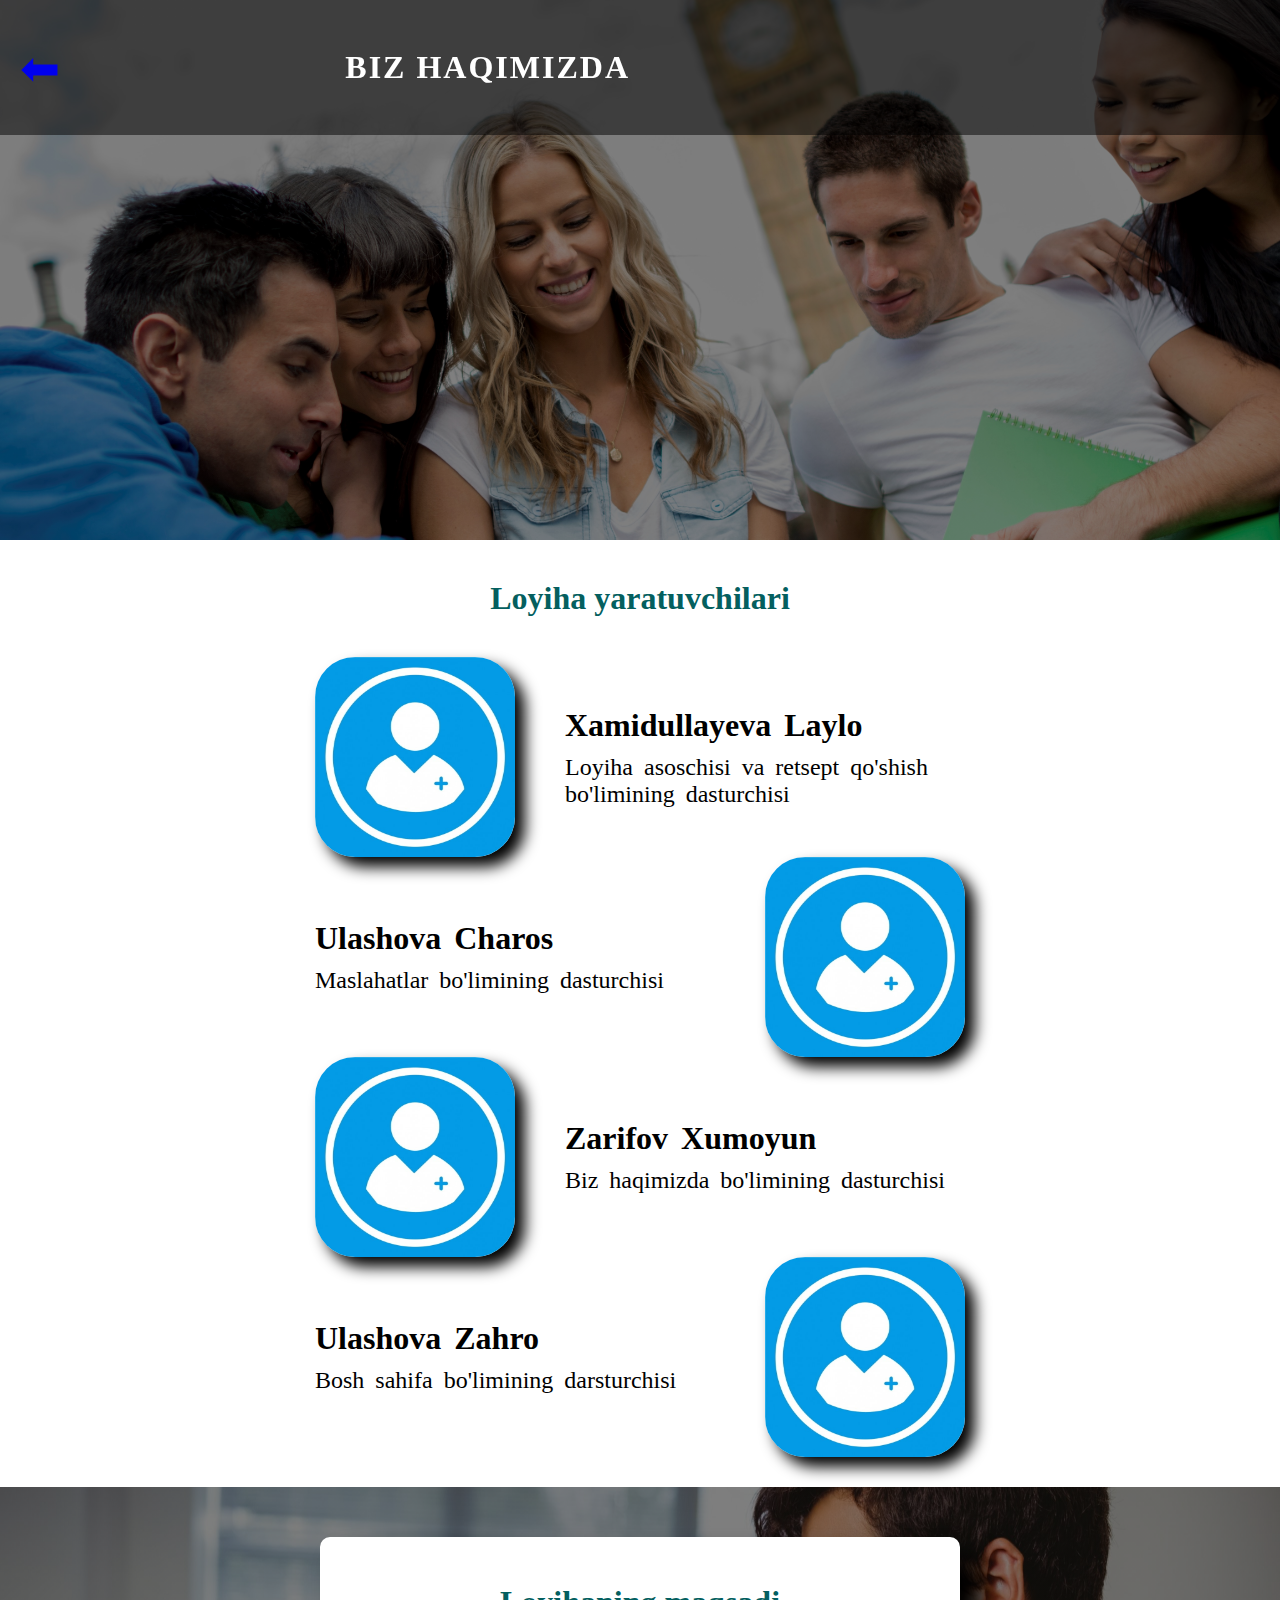
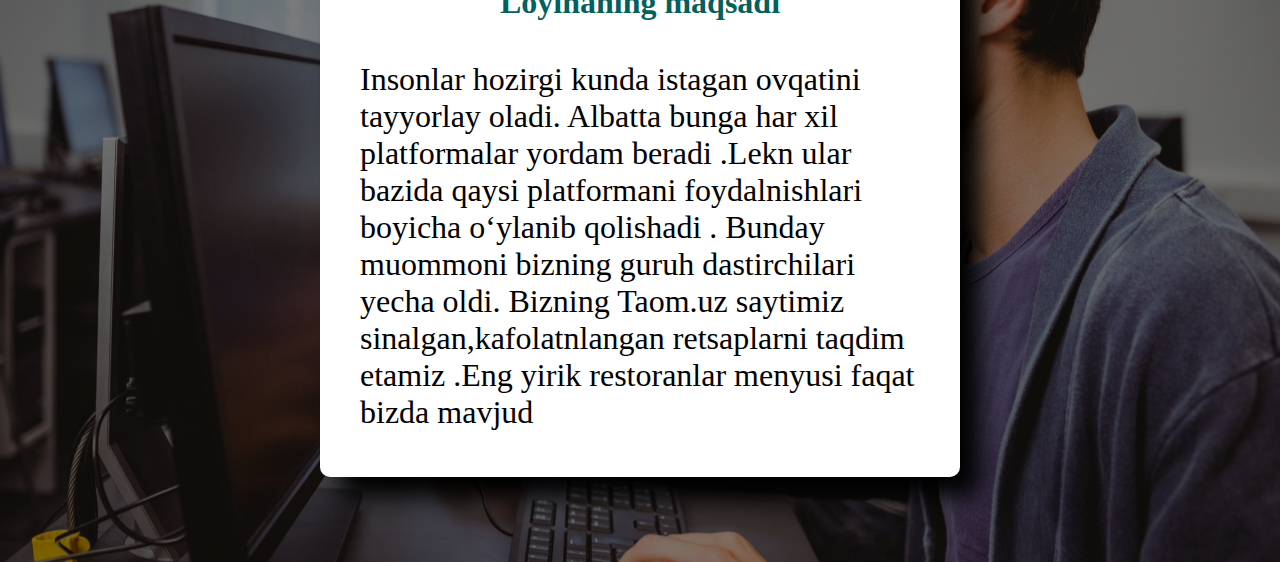
<file: bizhaqimizda.html>
<!DOCTYPE html>
<html lang="en">

<head>
    <meta charset="UTF-8">
    <meta http-equiv="X-UA-Compatible" content="IE=edge">
    <meta name="viewport" content="width=device-width, initial-scale=1.0">
    <title>Document</title>
    <link rel="stylesheet" href="./assest/css/bizhaqimizda.css">
</head>

<body>
    <header>
        <div class="h111"> 
             <p><a href="./index.html"> ⬅</a></p>
            <h1>Biz Haqimizda</h1>
          
        </div>
        
    </header>

    <section>
        <h1>Loyiha yaratuvchilari</h1>
        <div class="call">
            <img src="./assest/img/iconca-person.jpg" alt="">
            <ul>
                <li>
                    <h3>Xamidullayeva Laylo</h3>
                </li>
                <li>
                    <p>
                       Loyiha asoschisi va retsept qo'shish bo'limining dasturchisi
                    </p>
                </li>
            </ul>
        </div>
        <div class="call">
            <ul>
                <li>
                    <h3>Ulashova Charos</h3>
                </li>
                <li>
                    <p>
                       Maslahatlar bo'limining dasturchisi
                    </p>
                </li>
            </ul>
            <img src="./assest/img/iconca-person.jpg" alt="">
        </div>
        <div class="call">
            <img src="./assest/img/iconca-person.jpg" alt="">
            <ul>
                <li>
                    <h3>Zarifov Xumoyun</h3>
                </li>
                <li>
                    <p>
                       Biz haqimizda bo'limining dasturchisi
                    </p>
                </li>
            </ul>

        </div>
        <div class="call">
            <ul>
                <li>
                    <h3>Ulashova Zahro</h3>
                </li>
                <li>
                    <p>
                      Bosh sahifa bo'limining darsturchisi
                    </p>
                </li>
            </ul>
            <img src="./assest/img/iconca-person.jpg" alt="">
        </div>
    </section>

    <section>
        <div class="call1">
            <div class="sbs">
                <div>
                <h1>Loyihaning maqsadi</h1>
                <p>
                    Insonlar hozirgi kunda istagan ovqatini tayyorlay oladi. Albatta bunga har xil platformalar yordam
                    beradi .Lekn ular bazida qaysi platformani foydalnishlari boyicha o‘ylanib qolishadi . Bunday
                    muommoni bizning guruh dastirchilari yecha oldi. Bizning Taom.uz saytimiz sinalgan,kafolatnlangan
                    retsaplarni taqdim etamiz .Eng yirik restoranlar menyusi faqat bizda mavjud
                </p>
            </div>
            </div>
        </div>
    </section>

</body>

</html>
</file>
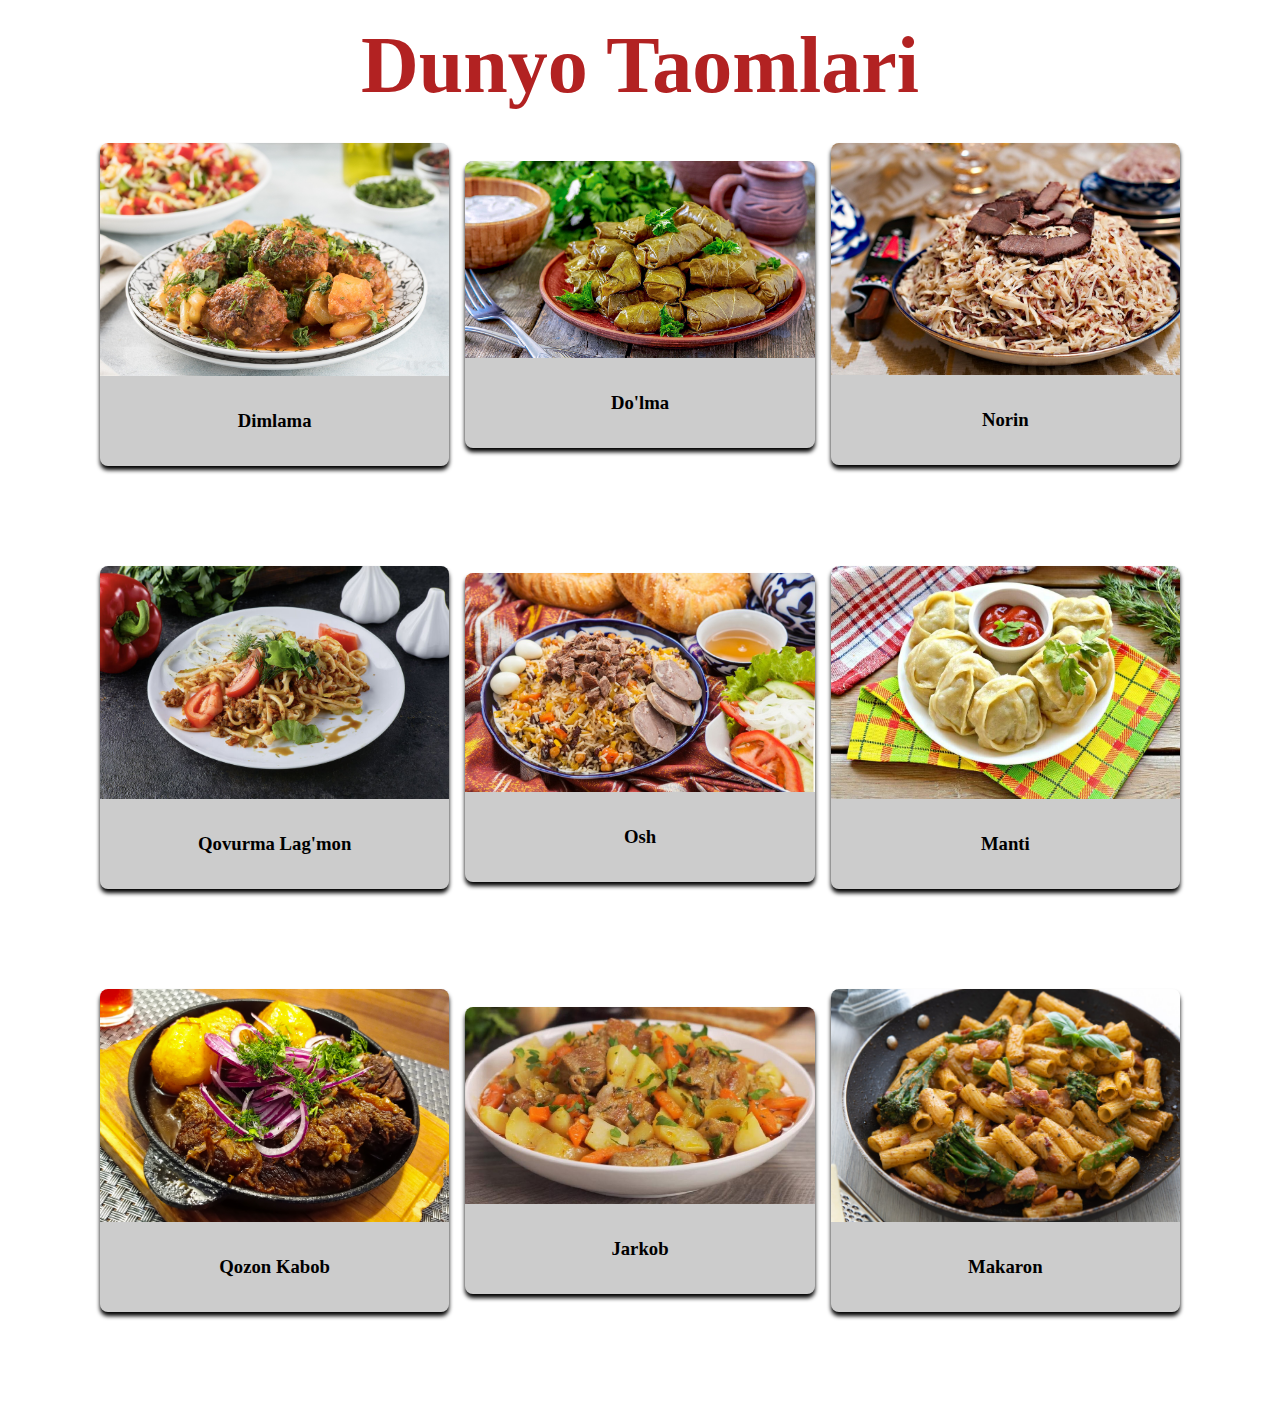
<file: dunyo-t.html>
<!DOCTYPE html>
<html lang="en">

<head>
    <meta charset="UTF-8">
    <meta http-equiv="X-UA-Compatible" content="IE=edge">
    <meta name="viewport" content="width=device-width, initial-scale=1.0">
    <title>Document</title>
    <link rel="stylesheet" href="./assest/css/quyuq-t.css">
</head>

<body>
    <h1>Dunyo Taomlari</h1>
    <div class="box">


        <div class="three">

            <div class="row">
                <img src="./assest/img/dimlama.jpg" alt="">
                <h3>Dimlama</h3>
            </div>

            <div class="row">
                <img src="./assest/img/dolma.jpg" alt="">
                <h3>Do'lma</h3>
            </div>

            <div class="row">
                <img src="./assest/img/norin.jpg" alt="">
                <h3>Norin</h3>
            </div>
        </div>
        <div class="three">

            <div class="row">
                <img src="./assest/img/qovurma-lag'mon.jpg" alt="">
                <h3>Qovurma Lag'mon</h3>
            </div>
            <div class="row">
                <img src="./assest/img/osh.jpg" alt="">
                <h3>Osh</h3>
            </div>


            <div class="row">
                <img src="./assest/img/manti.jpg" alt="">
                <h3>Manti</h3>
            </div>

        </div>


        <div class="three">
            <div class="row">
                <img src="./assest/img/qozon-kabob.jpg" alt="">
                <h3>Qozon Kabob</h3>
            </div>

            <div class="row">
                <img src="./assest/img/jarkob.jpeg" alt="">
                <h3>Jarkob</h3>
            </div>

            <div class="row">
                <img src="./assest/img/makaron.jpg" alt="">
                <h3>Makaron</h3>
            </div>
        </div>

    </div>
</body>

</html>
</file>
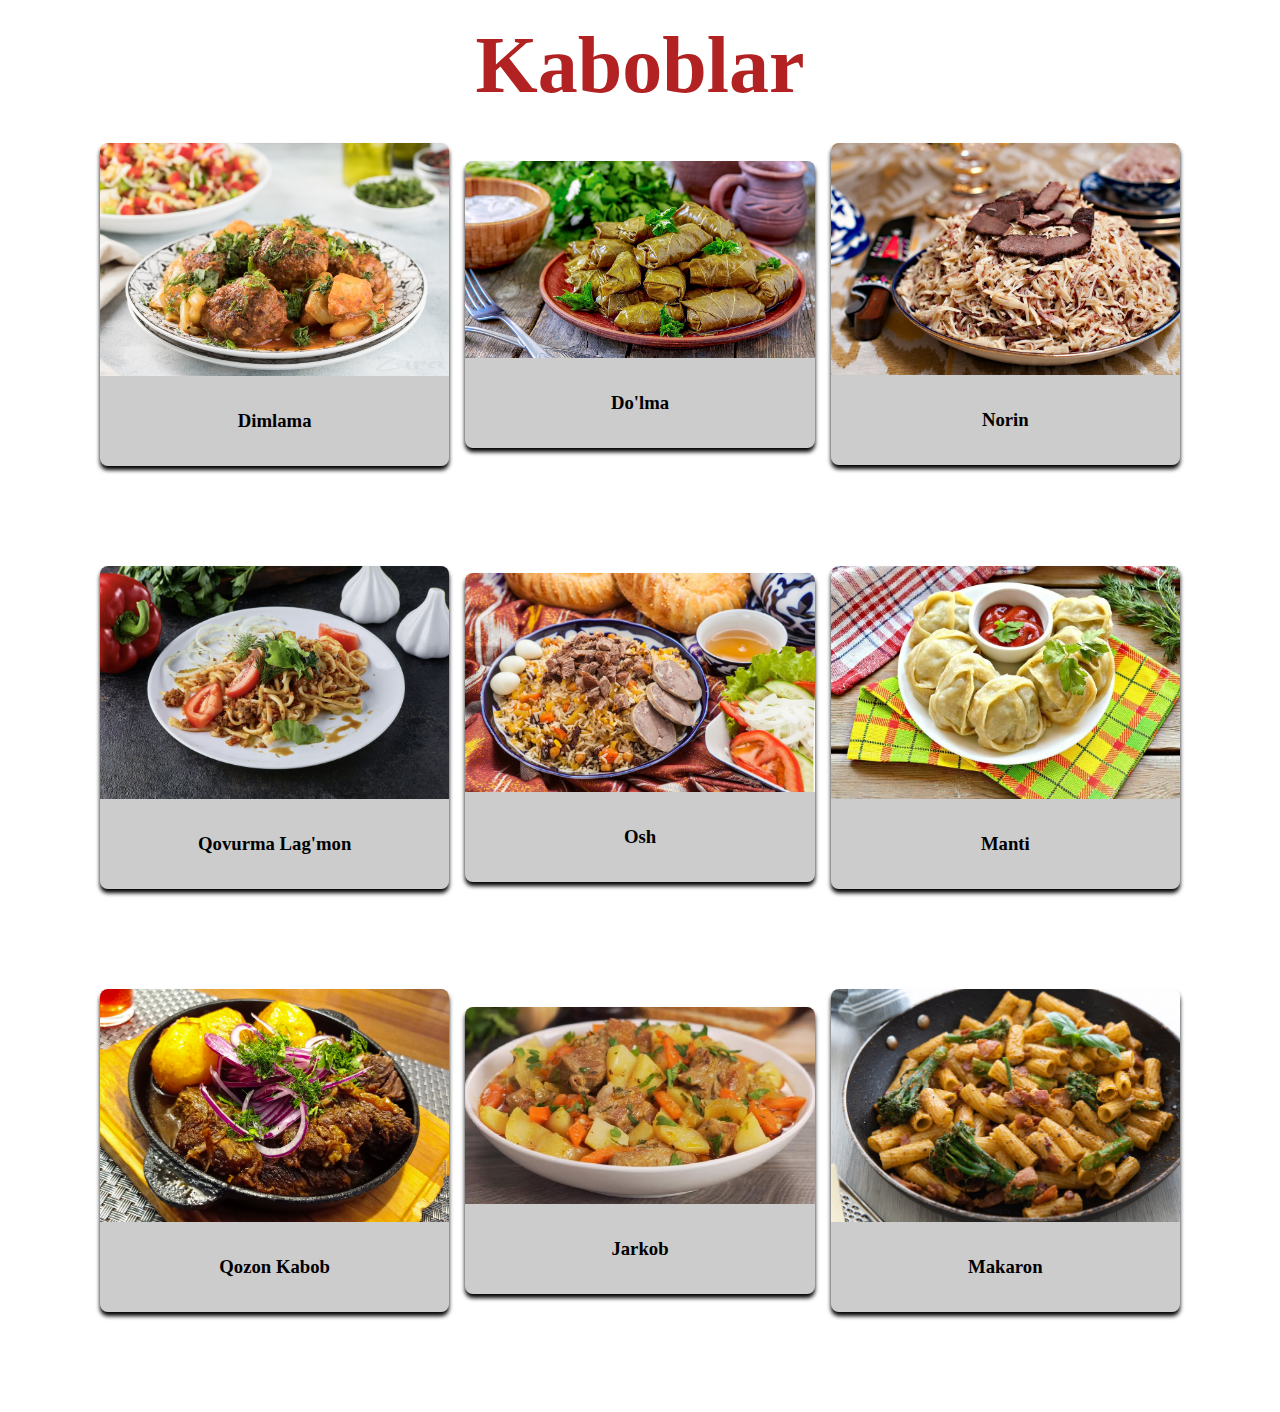
<file: kaboblar.html>
<!DOCTYPE html>
<html lang="en">

<head>
    <meta charset="UTF-8">
    <meta http-equiv="X-UA-Compatible" content="IE=edge">
    <meta name="viewport" content="width=device-width, initial-scale=1.0">
    <title>Document</title>
    <link rel="stylesheet" href="./assest/css/kaboblar.css">
</head>

<body>
    <h1>Kaboblar</h1>
    <div class="box">


        <div class="three">

            <div class="row">
                <img src="./assest/img/dimlama.jpg" alt="">
                <h3>Dimlama</h3>
            </div>

            <div class="row">
                <img src="./assest/img/dolma.jpg" alt="">
                <h3>Do'lma</h3>
            </div>

            <div class="row">
                <img src="./assest/img/norin.jpg" alt="">
                <h3>Norin</h3>
            </div>
        </div>
        <div class="three">

            <div class="row">
                <img src="./assest/img/qovurma-lag'mon.jpg" alt="">
                <h3>Qovurma Lag'mon</h3>
            </div>
            <div class="row">
                <img src="./assest/img/osh.jpg" alt="">
                <h3>Osh</h3>
            </div>


            <div class="row">
                <img src="./assest/img/manti.jpg" alt="">
                <h3>Manti</h3>
            </div>

        </div>


        <div class="three">
            <div class="row">
                <img src="./assest/img/qozon-kabob.jpg" alt="">
                <h3>Qozon Kabob</h3>
            </div>

            <div class="row">
                <img src="./assest/img/jarkob.jpeg" alt="">
                <h3>Jarkob</h3>
            </div>

            <div class="row">
                <img src="./assest/img/makaron.jpg" alt="">
                <h3>Makaron</h3>
            </div>
        </div>

    </div>
</body>

</html>
</file>
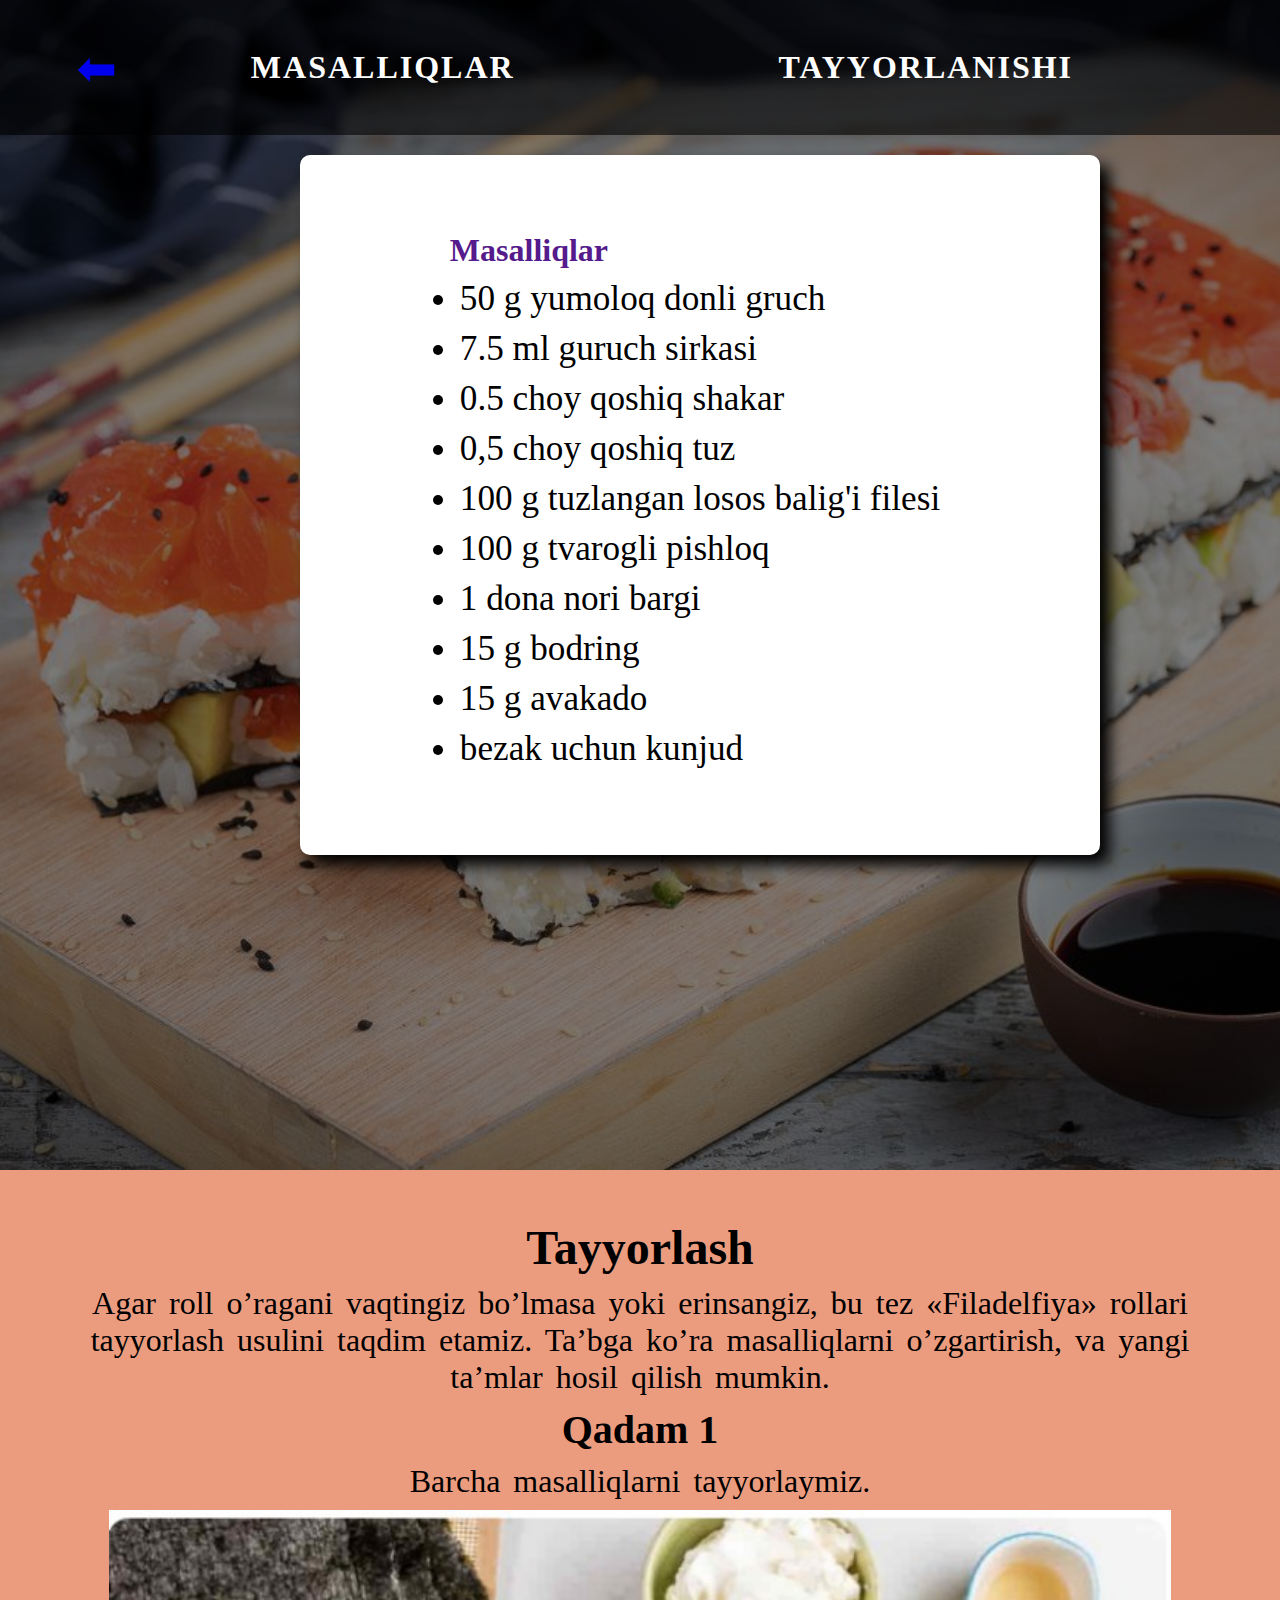
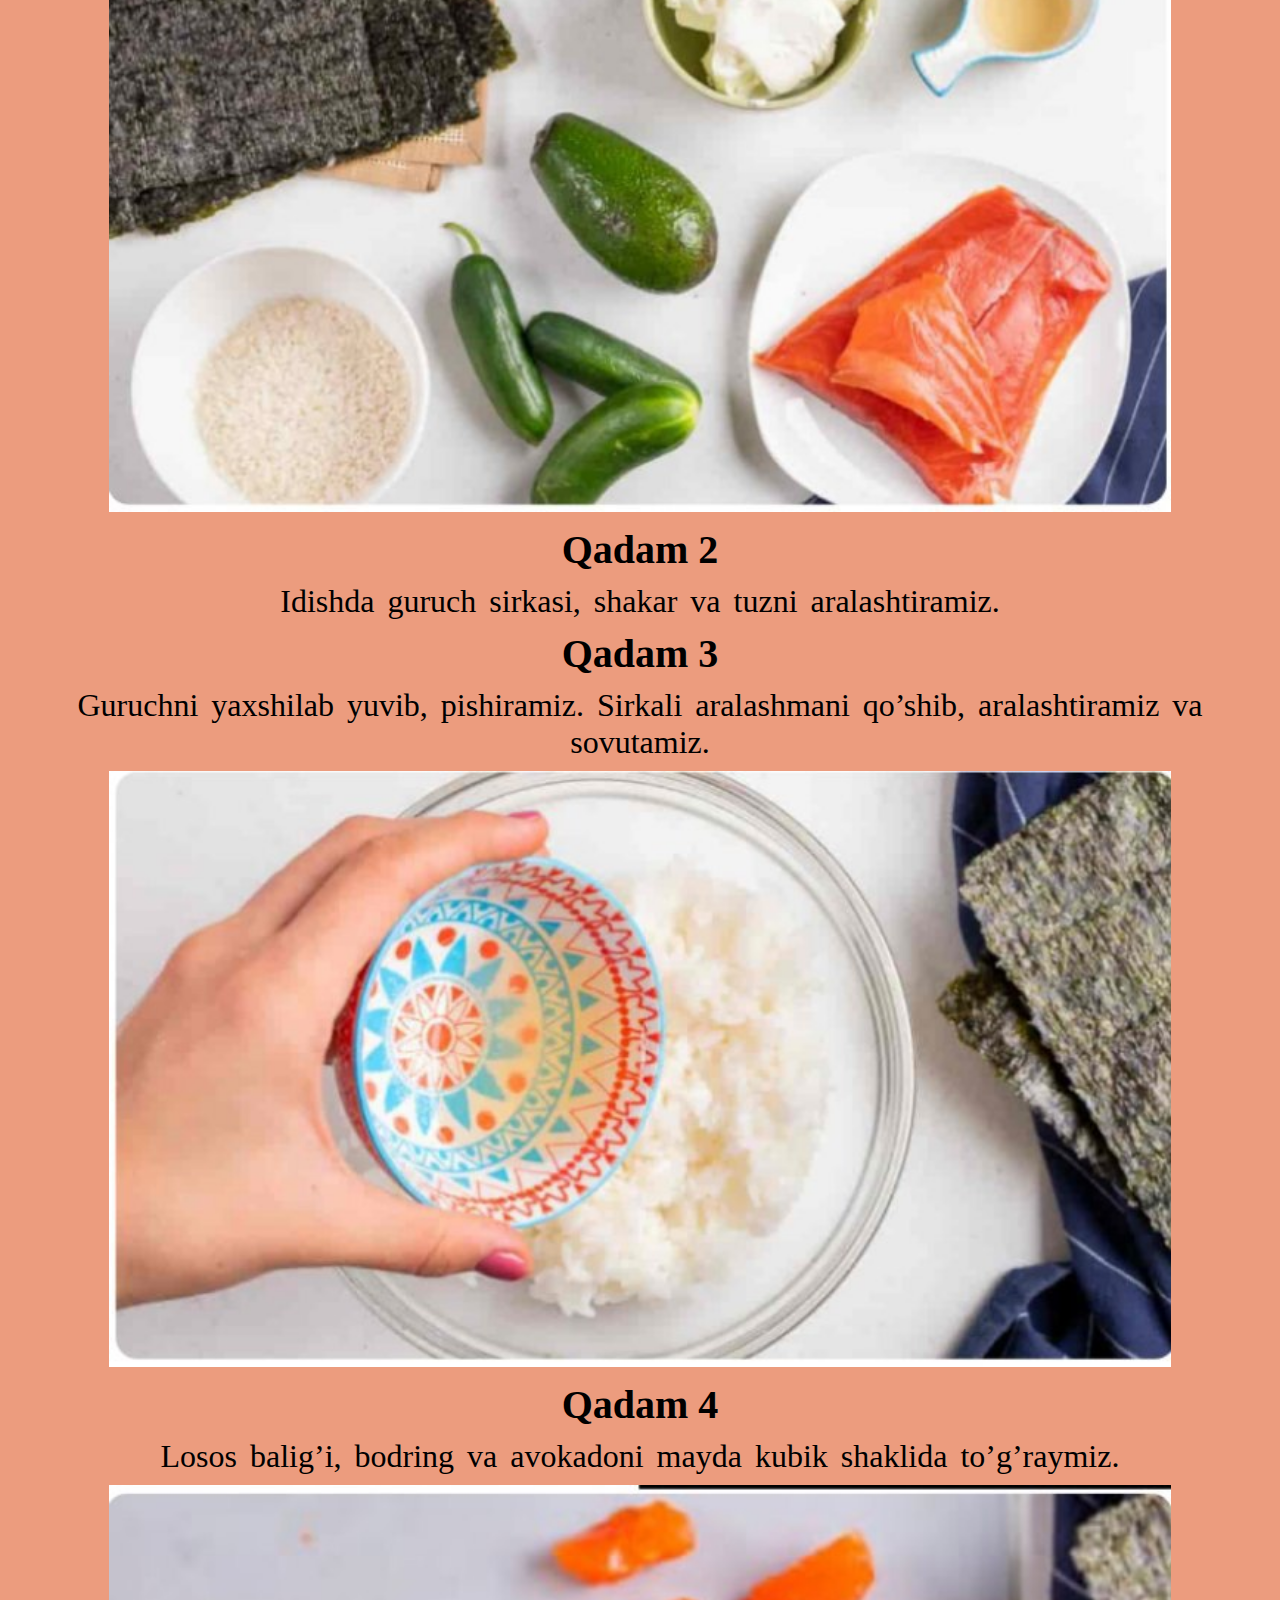
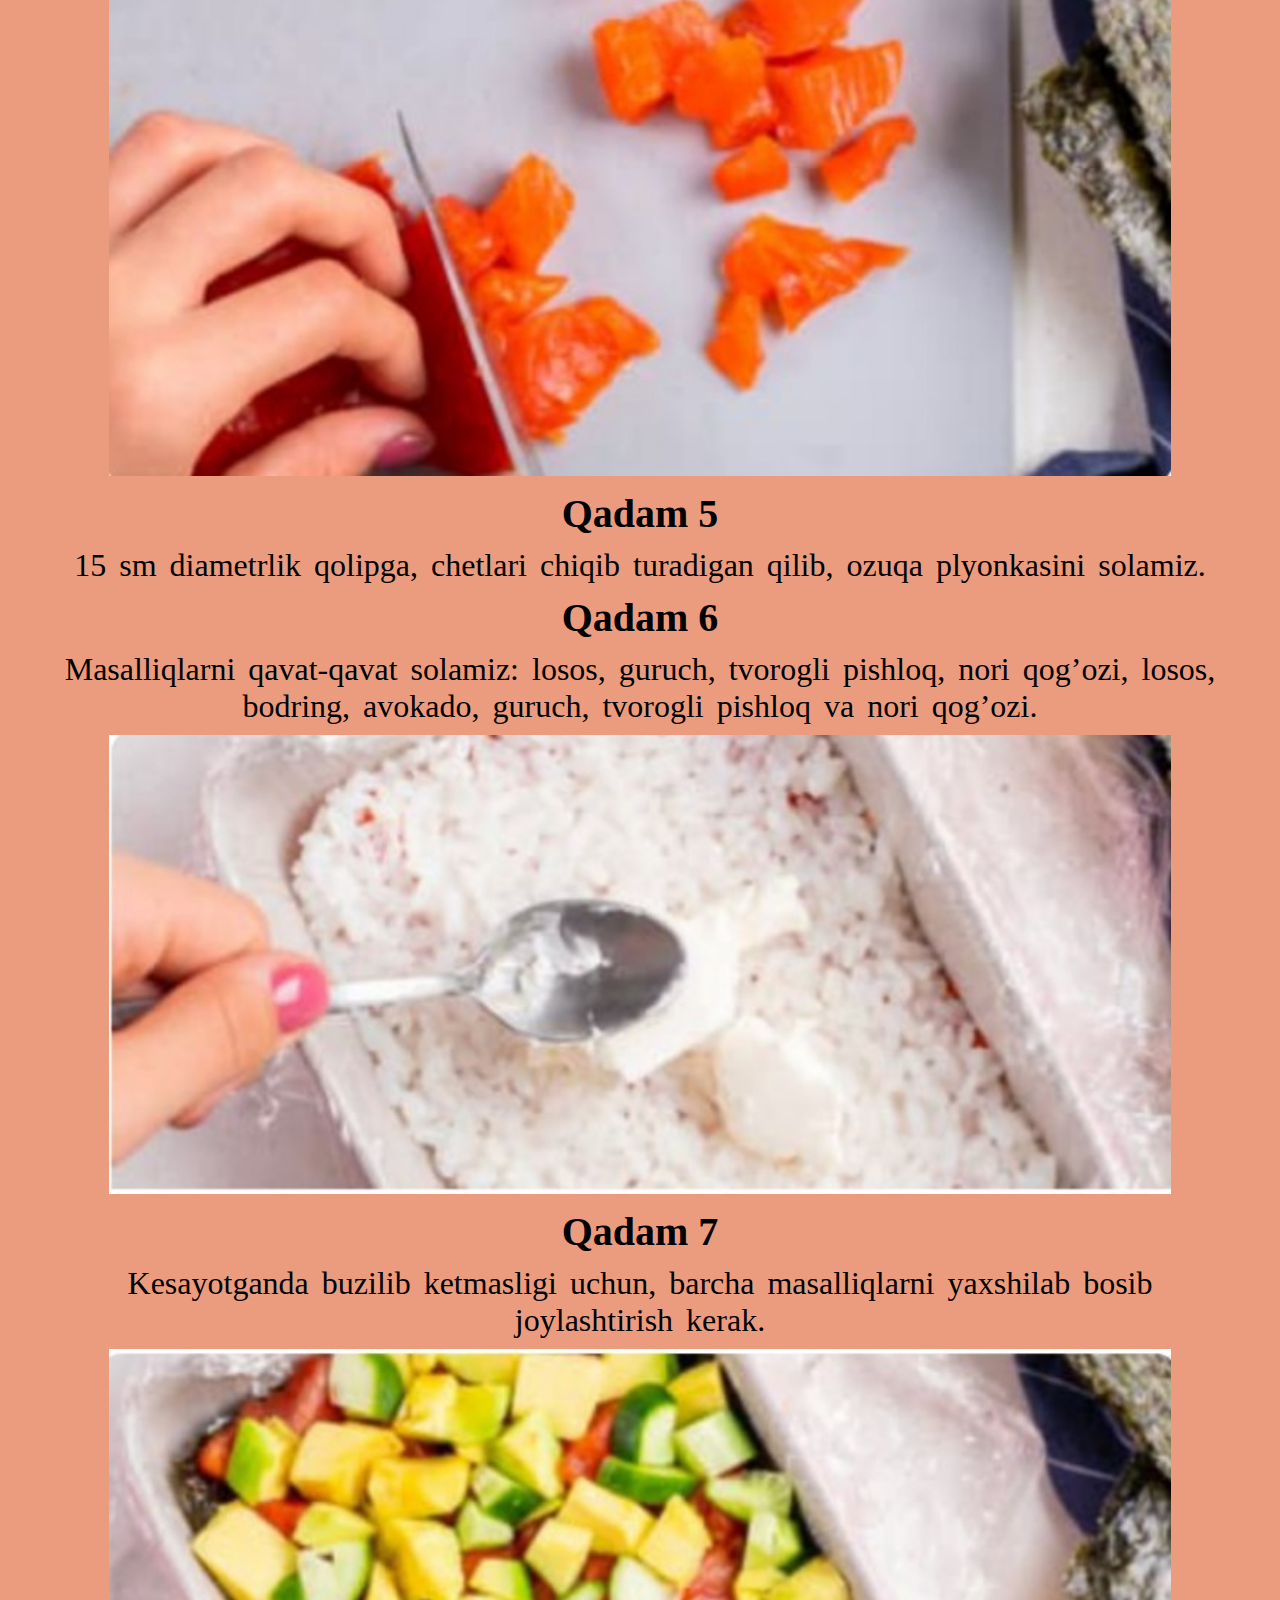
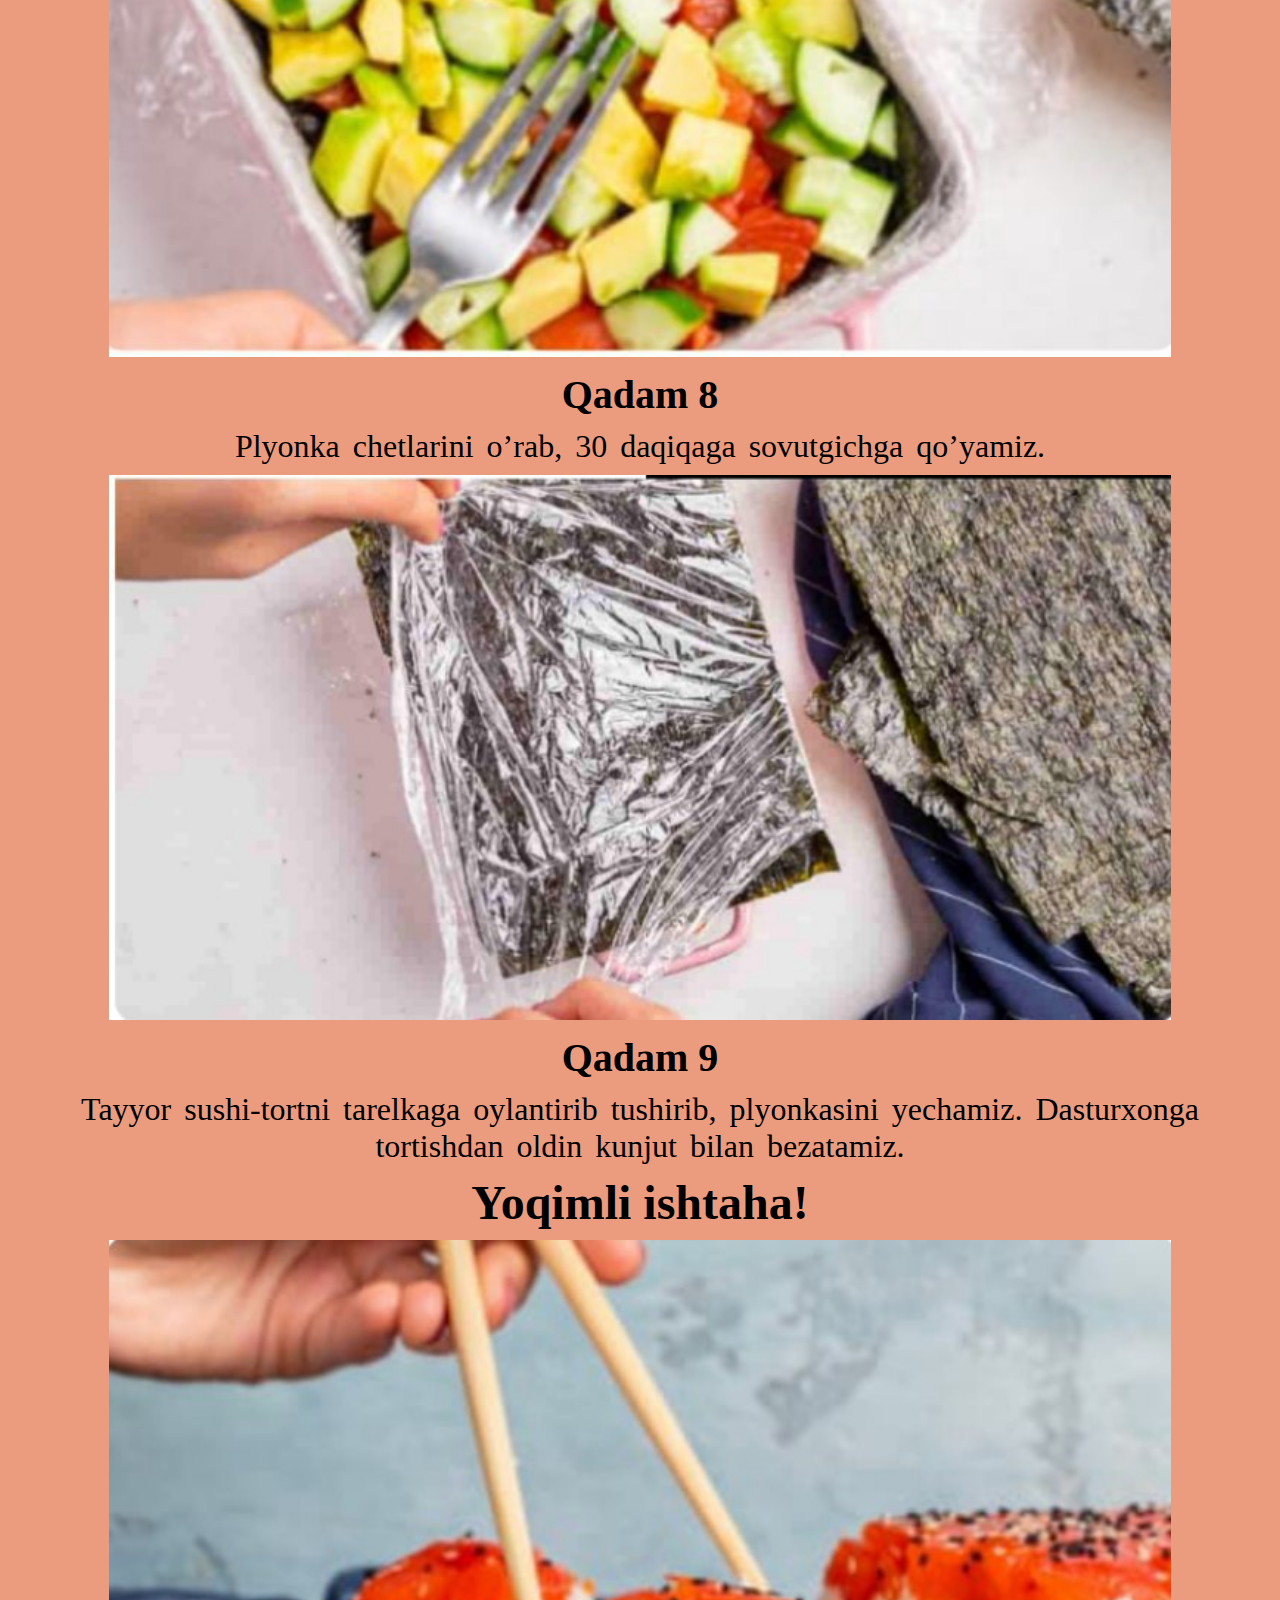
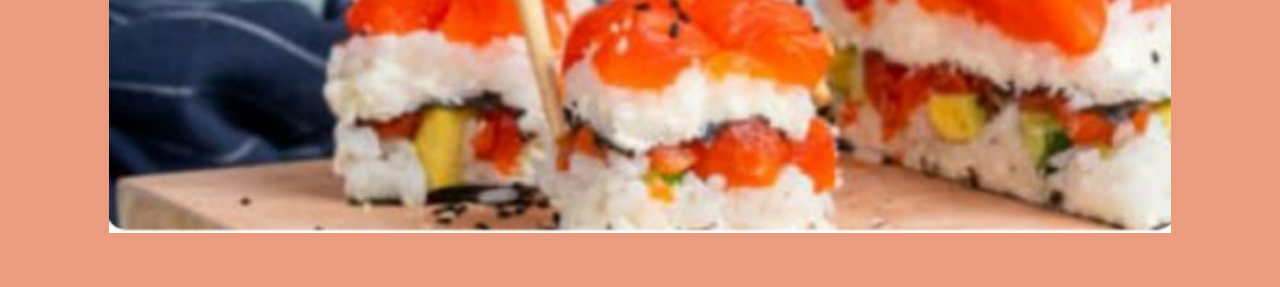
<file: kun-retsepti.html>
<!DOCTYPE html>
<html lang="en">

<head>
    <meta charset="UTF-8">
    <meta http-equiv="X-UA-Compatible" content="IE=edge">
    <meta name="viewport" content="width=device-width, initial-scale=1.0">
    <title>Document</title>
    <link rel="stylesheet" href="./assest/css/kun-retsepti.css">
</head>

<body>
    <div class="fff">
    <header>
        <div class="h111">
            <p><a href="/Taom.uz/index.html"> ⬅</a></p>
            <h1><a href="#masalliq">Masalliqlar </a></h1>
            <h1><a href="#tayyorlash"> Tayyorlanishi</a></h1>
        </div>
    </header>
    <div class="masalliq" id="masalliq">
        <ul>
            <h1><a href="">Masalliqlar</a></h1>
            <li>50 g yumoloq donli gruch</li>
            <li>7.5 ml guruch sirkasi</li>
            <li>0.5 choy qoshiq shakar</li>
            <li>0,5 choy qoshiq tuz</li>
            <li>100 g tuzlangan losos balig'i filesi</li>
            <li>100 g tvarogli pishloq</li>
            <li>1 dona nori bargi</li>
            <li>15 g bodring</li>
            <li>15 g avakado</li>
            <li>bezak uchun kunjud</li>
        </ul>
    </div>
</div>
    <div class="tayyorlash" id="tayyorlash">
        <h1>Tayyorlash</h1>
        <p>
            Agar roll o’ragani vaqtingiz bo’lmasa yoki erinsangiz, bu tez «Filadelfiya» rollari tayyorlash usulini
            taqdim etamiz. Ta’bga ko’ra masalliqlarni o’zgartirish, va yangi ta’mlar hosil qilish mumkin.
        </p>

        <h2>Qadam 1</h2>
        <p>Barcha masalliqlarni tayyorlaymiz.</p>
        <img src="./assest/img/1qadam.jpg" alt="">
        <h2>Qadam 2</h2>
        <p>
            Idishda guruch sirkasi, shakar va tuzni aralashtiramiz.
        </p>
        <h2>Qadam 3</h2>
        <p>
            Guruchni yaxshilab yuvib, pishiramiz. Sirkali aralashmani qo’shib, aralashtiramiz va sovutamiz.
        </p>
        <img src="./assest/img/2qadam.jpg" alt="">
        <h2>Qadam 4</h2>
        <p>
            Losos balig’i, bodring va avokadoni mayda kubik shaklida to’g’raymiz.
        </p>
        <img src="./assest/img/3qadam.jpg" alt="">
        <h2>Qadam 5</h2>
        <p>15 sm diametrlik qolipga, chetlari chiqib turadigan qilib, ozuqa plyonkasini solamiz.</p>

        <h2>Qadam 6</h2>
        <p>
            Masalliqlarni qavat-qavat solamiz: losos, guruch, tvorogli pishloq, nori qog’ozi, losos, bodring, avokado,
            guruch, tvorogli pishloq va nori qog’ozi.
        </p>
        <img src="./assest/img/4qadam.jpg" alt="">
        <h2>Qadam 7</h2>
        <p> Kesayotganda buzilib ketmasligi uchun, barcha masalliqlarni yaxshilab bosib joylashtirish kerak.</p>
        <img src="./assest/img/5qadam.jpg" alt="">
        <h2>Qadam 8</h2>
        <p>Plyonka chetlarini o’rab, 30 daqiqaga sovutgichga qo’yamiz.</p>
        <img src="./assest/img/6qadam.jpg" alt="">
        <h2>Qadam 9</h2>
        <p>Tayyor sushi-tortni tarelkaga oylantirib tushirib, plyonkasini yechamiz. Dasturxonga tortishdan oldin kunjut bilan bezatamiz.
        </p>
        <h1>Yoqimli ishtaha!</h1>
        <img src="./assest/img/7qadam.jpg" alt="">
    </div>

</body>

</html>
</file>
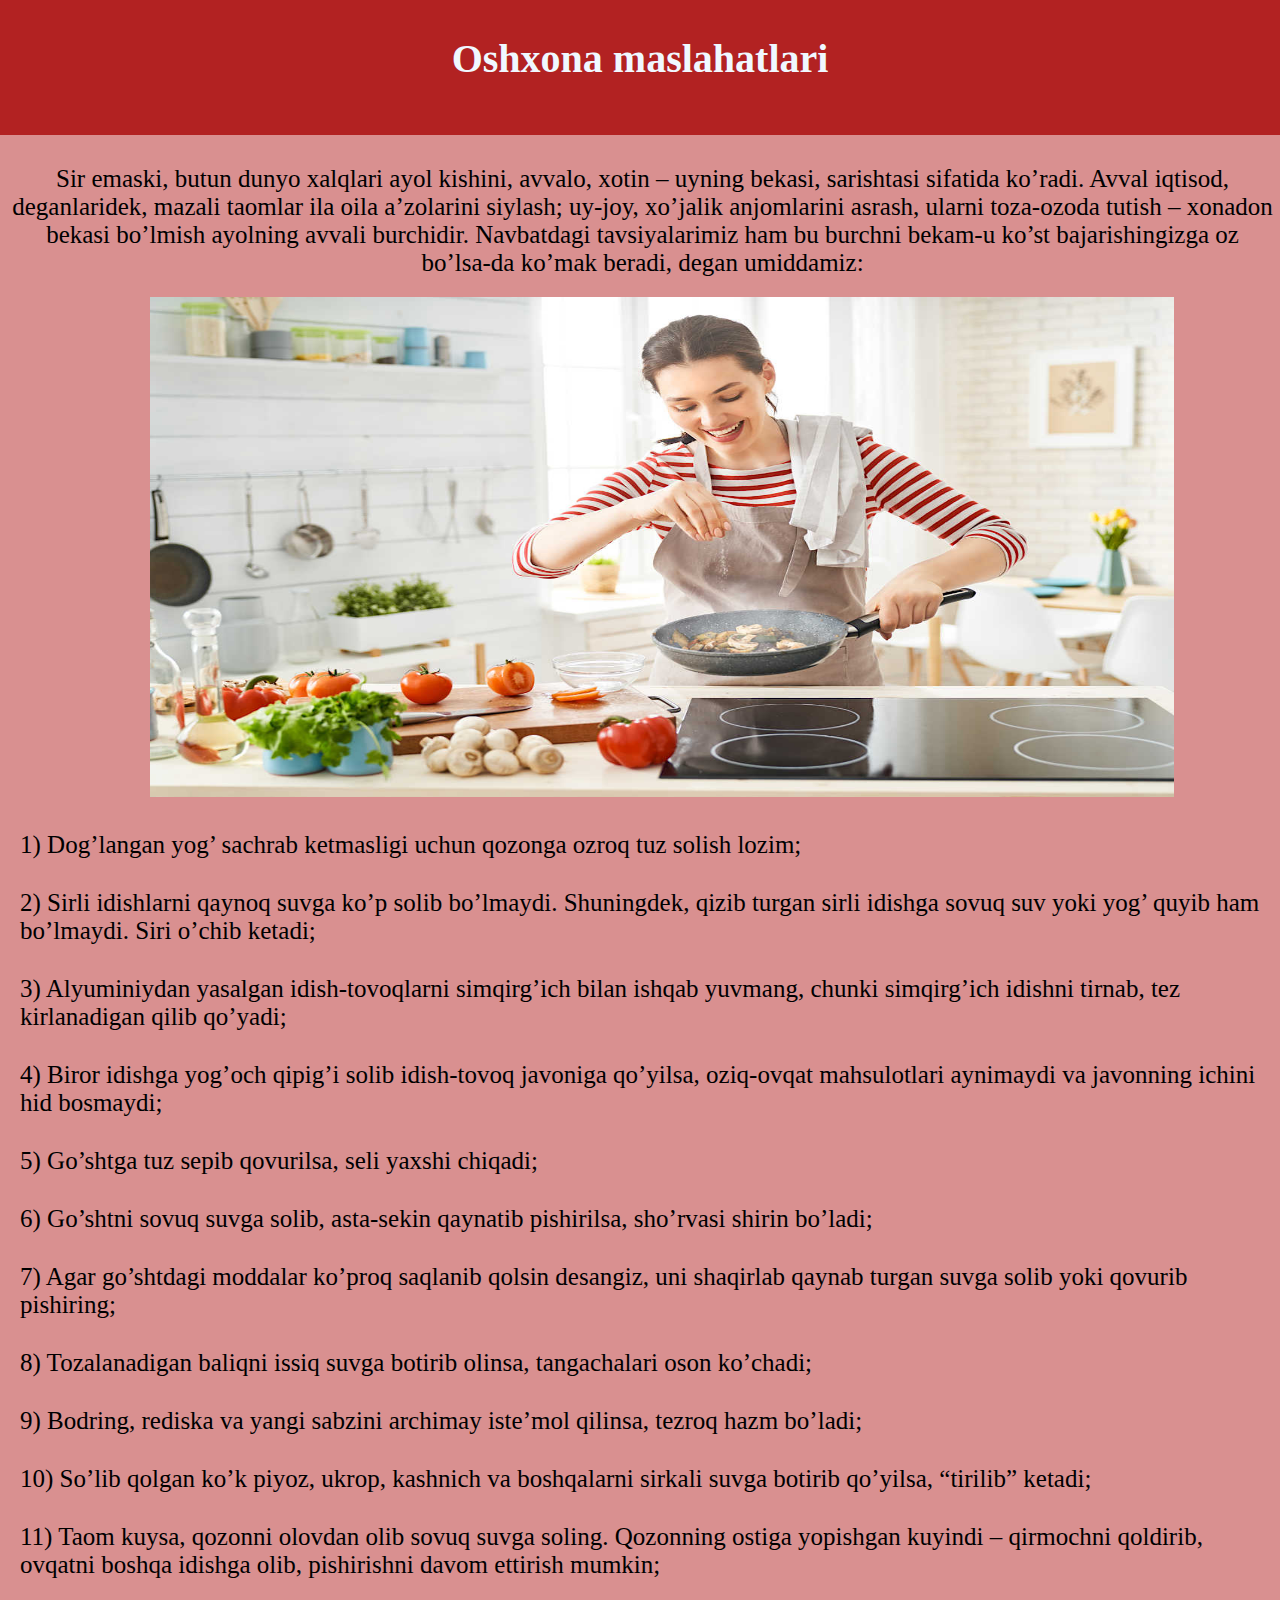
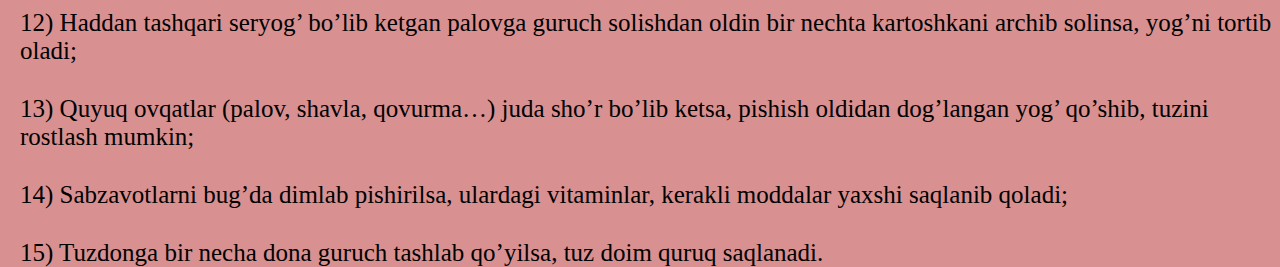
<file: main1.html>
<!DOCTYPE html>
<html lang="en">

<head>
    <meta charset="UTF-8">
    <meta http-equiv="X-UA-Compatible" content="IE=edge">
    <meta name="viewport" content="width=device-width, initial-scale=1.0">
    <title>Document</title>
    <link rel="stylesheet" href="./assest/css/main1.css">
</head>

<body>
    <div>
        <header>
            <div class="oshxmah">
                <h1>Oshxona maslahatlari</h1>
            </div>
        </header>

        <div class="main">
            <p>Sir emaski, butun dunyo xalqlari ayol kishini, avvalo, xotin – uyning bekasi, sarishtasi sifatida
                ko’radi. Avval iqtisod, deganlaridek, mazali taomlar ila oila a’zolarini siylash; uy-joy, xo’jalik
                anjomlarini asrash, ularni toza-ozoda tutish – xonadon bekasi bo’lmish ayolning avvali burchidir.
                Navbatdagi tavsiyalarimiz ham bu burchni bekam-u ko’st bajarishingizga oz bo’lsa-da ko’mak beradi, degan
                umiddamiz:</p>
            <img src="./assest/img/make.jpeg" alt="">
            <p class="p">1) Dog’langan yog’ sachrab ketmasligi uchun qozonga ozroq tuz solish lozim;</p>

            <p class="p">2) Sirli idishlarni qaynoq suvga ko’p solib bo’lmaydi. Shuningdek, qizib turgan sirli idishga
                sovuq suv yoki yog’ quyib ham bo’lmaydi. Siri o’chib ketadi;</p>

            <p class="p">3) Alyuminiydan yasalgan idish-tovoqlarni simqirg’ich bilan ishqab yuvmang, chunki simqirg’ich
                idishni tirnab, tez kirlanadigan qilib qo’yadi;</p>

            <p class="p">4) Biror idishga yog’och qipig’i solib idish-tovoq javoniga qo’yilsa, oziq-ovqat mahsulotlari
                aynimaydi va javonning ichini hid bosmaydi;</p>

            <p class="p">5) Go’shtga tuz sepib qovurilsa, seli yaxshi chiqadi;</p>

            <p class="p">6) Go’shtni sovuq suvga solib, asta-sekin qaynatib pishirilsa, sho’rvasi shirin bo’ladi;</p>

            <p class="p">7) Agar go’shtdagi moddalar ko’proq saqlanib qolsin desangiz, uni shaqirlab qaynab turgan suvga
                solib yoki qovurib pishiring;</p>

            <p class="p">8) Tozalanadigan baliqni issiq suvga botirib olinsa, tangachalari oson ko’chadi;</p>

            <p class="p">9) Bodring, rediska va yangi sabzini archimay iste’mol qilinsa, tezroq hazm bo’ladi;</p>

            <p class="p">10) So’lib qolgan ko’k piyoz, ukrop, kashnich va boshqalarni sirkali suvga botirib qo’yilsa,
                “tirilib” ketadi;</p>

            <p class="p">11) Taom kuysa, qozonni olovdan olib sovuq suvga soling. Qozonning ostiga yopishgan kuyindi –
                qirmochni qoldirib, ovqatni boshqa idishga olib, pishirishni davom ettirish mumkin;</p>

            <p class="p">12) Haddan tashqari seryog’ bo’lib ketgan palovga guruch solishdan oldin bir nechta kartoshkani
                archib solinsa, yog’ni tortib oladi;</p>

            <p class="p">13) Quyuq ovqatlar (palov, shavla, qovurma…) juda sho’r bo’lib ketsa, pishish oldidan
                dog’langan yog’ qo’shib, tuzini rostlash mumkin;</p>

            <p class="p">14) Sabzavotlarni bug’da dimlab pishirilsa, ulardagi vitaminlar, kerakli moddalar yaxshi
                saqlanib qoladi;</p>

            <p class="p">15) Tuzdonga bir necha dona guruch tashlab qo’yilsa, tuz doim quruq saqlanadi.</p>
        </div>
    </div>

</body>

</html>
</file>
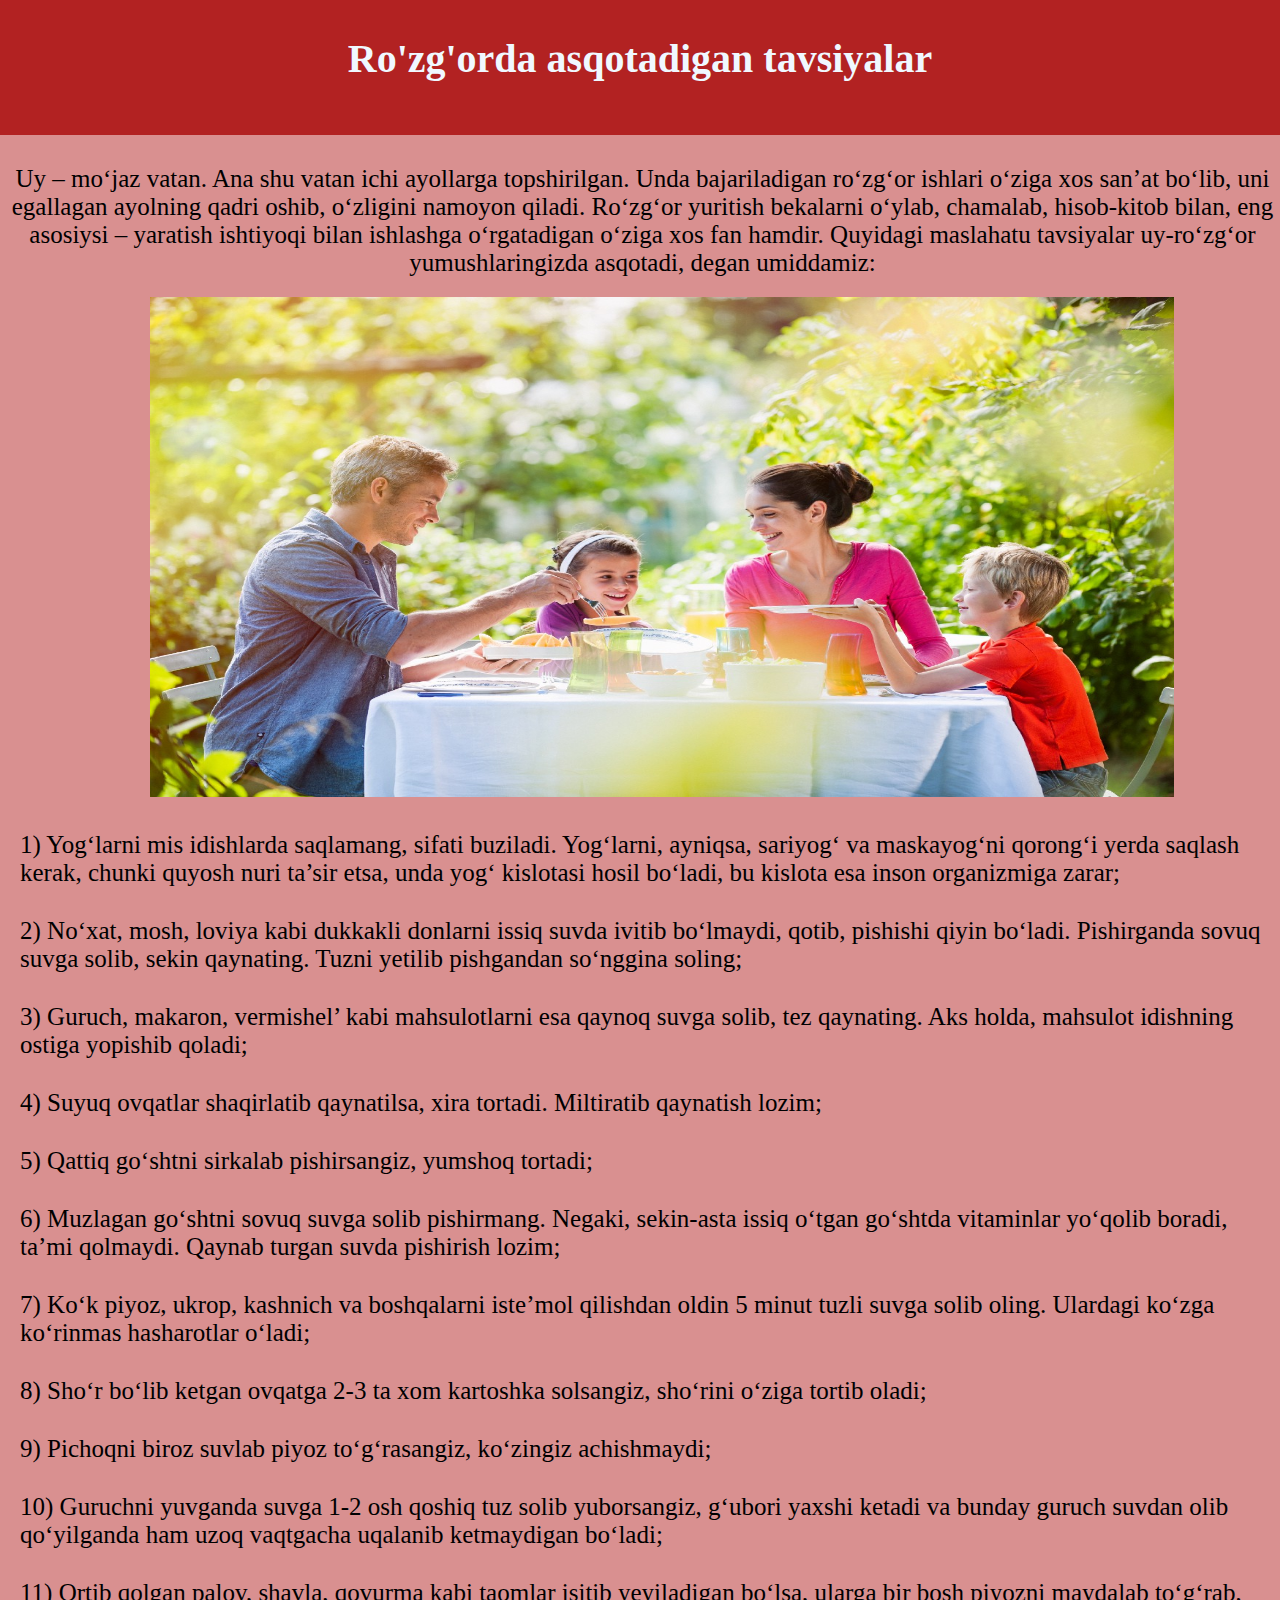
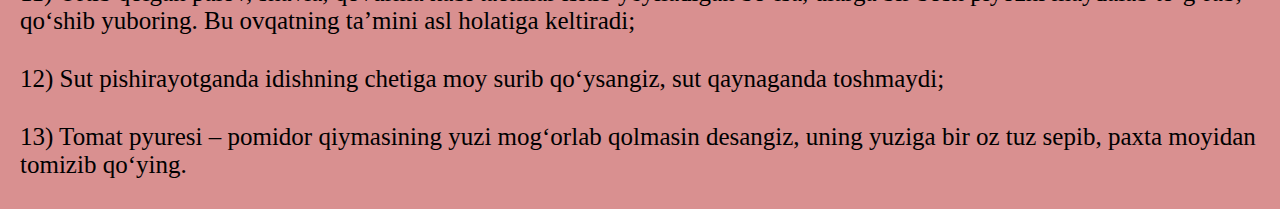
<file: main2.html>
<!DOCTYPE html>
<html lang="en">

<head>
    <meta charset="UTF-8">
    <meta http-equiv="X-UA-Compatible" content="IE=edge">
    <meta name="viewport" content="width=device-width, initial-scale=1.0">
    <title>Document</title>
    <link rel="stylesheet" href="./assest/css/main2.css">
</head>

<body>
    <div>
        <header>
            <div class="oshxmah">
                <h1>Ro'zg'orda asqotadigan tavsiyalar</h1>
            </div>
        </header>

        <div class="main">
            <p>Uy – mo‘jaz vatan. Ana shu vatan ichi ayollarga topshirilgan. Unda bajariladigan ro‘zg‘or ishlari o‘ziga
                xos san’at bo‘lib, uni egallagan ayolning qadri oshib, o‘zligini namoyon qiladi. Ro‘zg‘or yuritish
                bekalarni o‘ylab, chamalab, hisob-kitob bilan, eng asosiysi – yaratish ishtiyoqi bilan ishlashga
                o‘rgatadigan o‘ziga xos fan hamdir. Quyidagi maslahatu tavsiyalar uy-ro‘zg‘or yumushlaringizda asqotadi,
                degan umiddamiz:</p>

            <img src="./assest/img/make2.jpeg" alt="">

            <p class="p">1) Yog‘larni mis idishlarda saqlamang, sifati buziladi. Yog‘larni, ayniqsa, sariyog‘ va
                maskayog‘ni
                qorong‘i yerda saqlash kerak, chunki quyosh nuri ta’sir etsa, unda yog‘ kislotasi hosil bo‘ladi, bu
                kislota esa inson organizmiga zarar;</p>

            <p class="p">2) No‘xat, mosh, loviya kabi dukkakli donlarni issiq suvda ivitib bo‘lmaydi, qotib, pishishi
                qiyin
                bo‘ladi. Pishirganda sovuq suvga solib, sekin qaynating. Tuzni yetilib pishgandan so‘nggina soling;</p>

            <p class="p">3) Guruch, makaron, vermishel’ kabi mahsulotlarni esa qaynoq suvga solib, tez qaynating. Aks
                holda, mahsulot idishning ostiga yopishib qoladi;</p>

            <p class="p">4) Suyuq ovqatlar shaqirlatib qaynatilsa, xira tortadi. Miltiratib qaynatish lozim;</p>

            <p class="p">5) Qattiq go‘shtni sirkalab pishirsangiz, yumshoq tortadi;</p>

            <p class="p">6) Muzlagan go‘shtni sovuq suvga solib pishirmang. Negaki, sekin-asta issiq o‘tgan go‘shtda
                vitaminlar yo‘qolib boradi, ta’mi qolmaydi. Qaynab turgan suvda pishirish lozim;</p>

            <p class="p">7) Ko‘k piyoz, ukrop, kashnich va boshqalarni iste’mol qilishdan oldin 5 minut tuzli suvga
                solib oling. Ulardagi ko‘zga ko‘rinmas hasharotlar o‘ladi;</p>

            <p class="p">8) Sho‘r bo‘lib ketgan ovqatga 2-3 ta xom kartoshka solsangiz, sho‘rini o‘ziga tortib oladi;
            </p>

            <p class="p">9) Pichoqni biroz suvlab piyoz to‘g‘rasangiz, ko‘zingiz achishmaydi;</p>

            <p class="p">10) Guruchni yuvganda suvga 1-2 osh qoshiq tuz solib yuborsangiz, g‘ubori yaxshi ketadi va
                bunday guruch suvdan olib qo‘yilganda ham uzoq vaqtgacha uqalanib ketmaydigan bo‘ladi;</p>

            <p class="p">11) Ortib qolgan palov, shavla, qovurma kabi taomlar isitib yeyiladigan bo‘lsa, ularga bir bosh
                piyozni maydalab to‘g‘rab, qo‘shib yuboring. Bu ovqatning ta’mini asl holatiga keltiradi;</p>

            <p class="p">12) Sut pishirayotganda idishning chetiga moy surib qo‘ysangiz, sut qaynaganda toshmaydi;</p>

            <p class="p">13) Tomat pyuresi – pomidor qiymasining yuzi mog‘orlab qolmasin desangiz, uning yuziga bir oz
                tuz sepib, paxta moyidan tomizib qo‘ying.</p>
        </div>
</body>

</html>
</file>
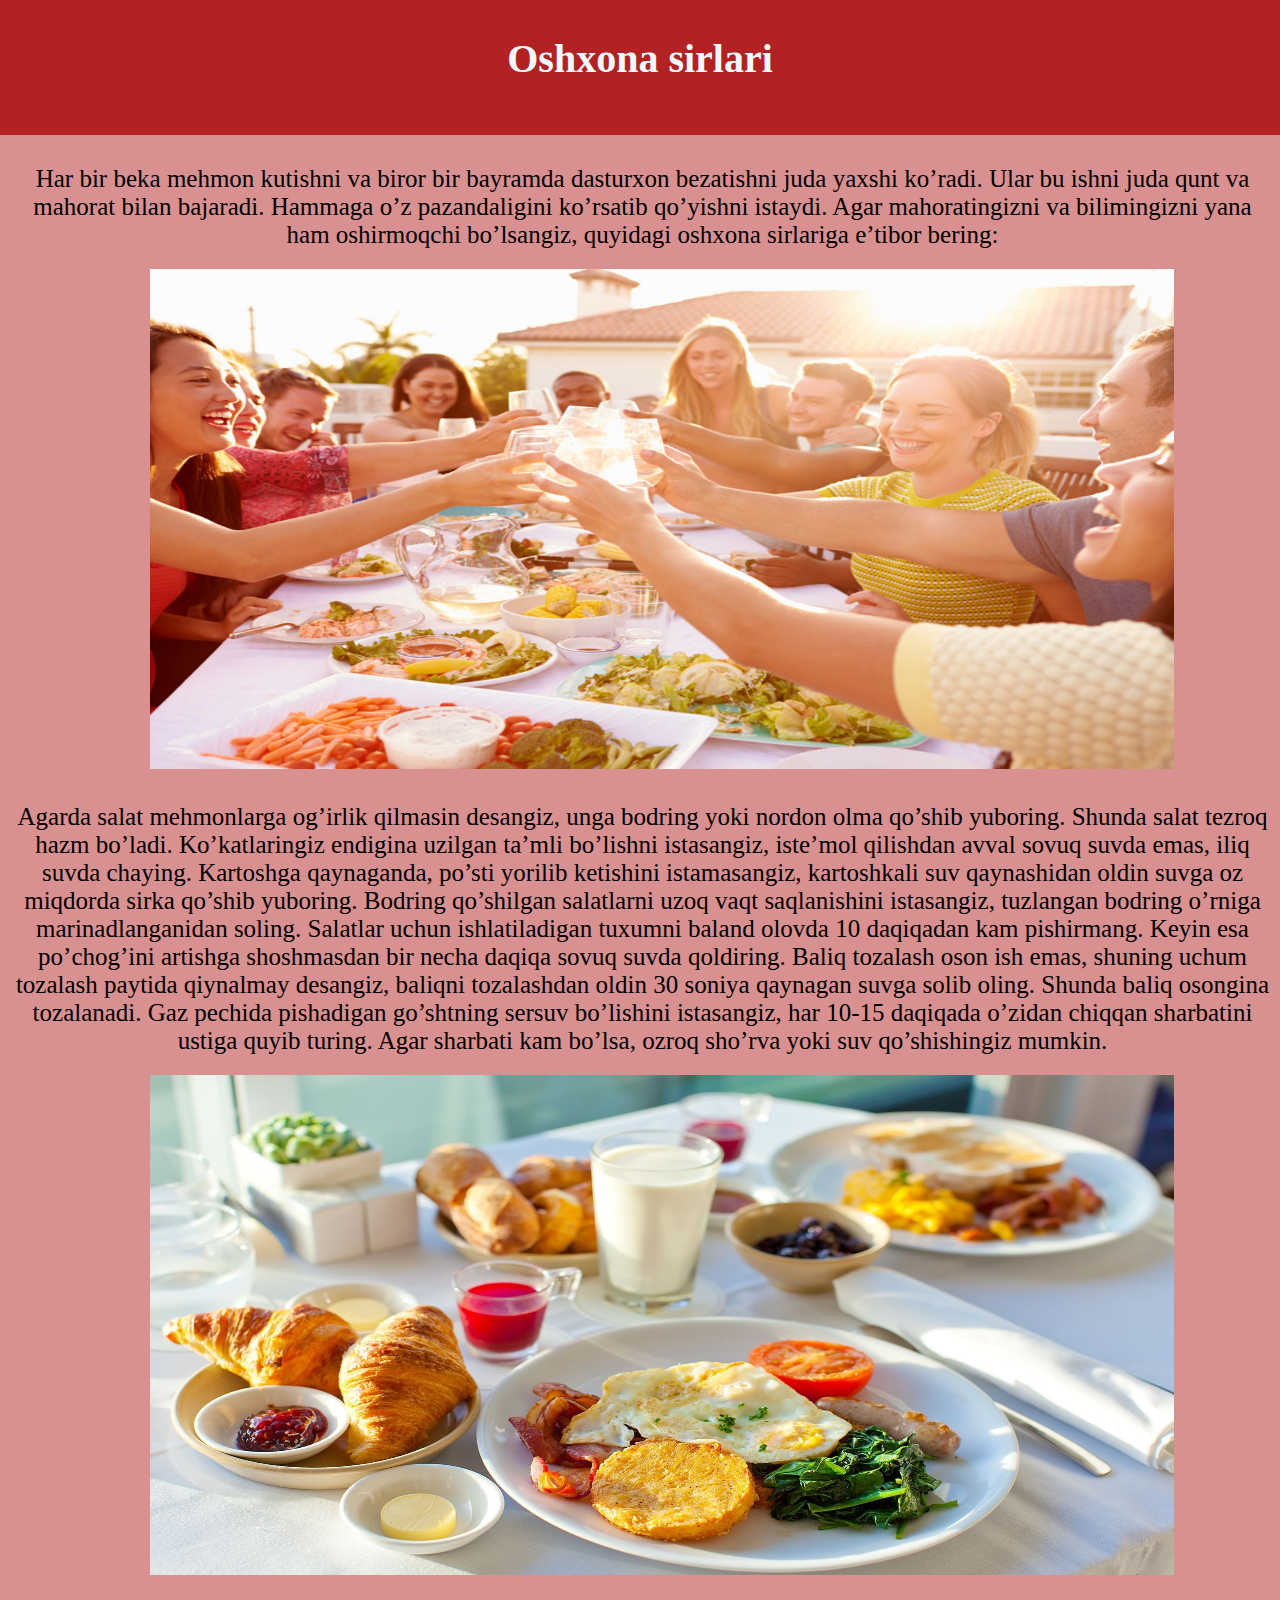
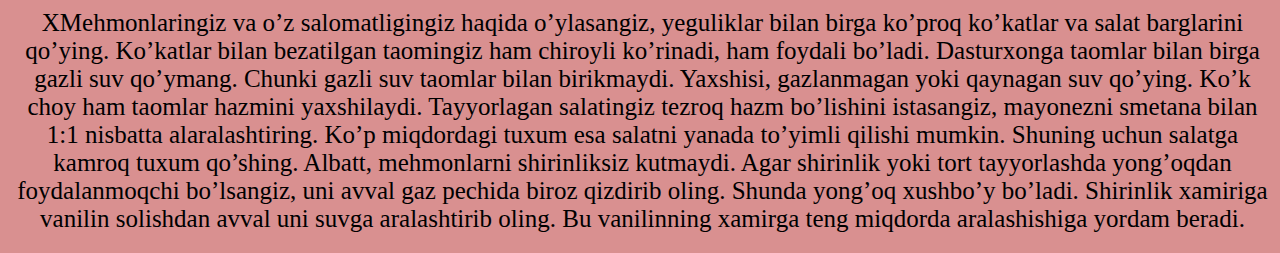
<file: main3.html>
<!DOCTYPE html>
<html lang="en">

<head>
    <meta charset="UTF-8">
    <meta http-equiv="X-UA-Compatible" content="IE=edge">
    <meta name="viewport" content="width=device-width, initial-scale=1.0">
    <title>Document</title>
    <link rel="stylesheet" href="./assest/css/main3.css">
</head>

<body>
    <div>
        <header>
            <div class="oshxmah">
                <h1>Oshxona sirlari</h1>
            </div>
        </header>

        <div class="main">
            <p>Har bir beka mehmon kutishni va biror bir bayramda dasturxon bezatishni juda yaxshi ko’radi. Ular bu
                ishni juda qunt va mahorat bilan bajaradi. Hammaga o’z pazandaligini ko’rsatib qo’yishni istaydi. Agar
                mahoratingizni va bilimingizni yana ham oshirmoqchi bo’lsangiz, quyidagi oshxona sirlariga e’tibor
                bering:</p>

            <img src="./assest/img/friends.jpg" alt="">

            <p>Agarda salat mehmonlarga og’irlik qilmasin desangiz, unga bodring yoki nordon olma qo’shib yuboring.
                Shunda salat tezroq hazm bo’ladi.
                Ko’katlaringiz endigina uzilgan ta’mli bo’lishni istasangiz, iste’mol qilishdan avval sovuq suvda emas,
                iliq suvda chaying.
                Kartoshga qaynaganda, po’sti yorilib ketishini istamasangiz, kartoshkali suv qaynashidan oldin suvga oz
                miqdorda sirka qo’shib yuboring.
                Bodring qo’shilgan salatlarni uzoq vaqt saqlanishini istasangiz, tuzlangan bodring o’rniga
                marinadlanganidan soling.
                Salatlar uchun ishlatiladigan tuxumni baland olovda 10 daqiqadan kam pishirmang. Keyin esa po’chog’ini
                artishga shoshmasdan bir necha daqiqa sovuq suvda qoldiring.
                Baliq tozalash oson ish emas, shuning uchum tozalash paytida qiynalmay desangiz, baliqni tozalashdan
                oldin 30 soniya qaynagan suvga solib oling. Shunda baliq osongina tozalanadi.
                Gaz pechida pishadigan go’shtning sersuv bo’lishini istasangiz, har 10-15 daqiqada o’zidan chiqqan
                sharbatini ustiga quyib turing. Agar sharbati kam bo’lsa, ozroq sho’rva yoki suv qo’shishingiz mumkin.
            </p>

            <img src="./assest/img/in-room-breakfast.jpg" alt="">

            <p class="p">XMehmonlaringiz va o’z salomatligingiz haqida o’ylasangiz, yeguliklar bilan birga ko’proq ko’katlar va
                salat barglarini qo’ying. Ko’katlar bilan bezatilgan taomingiz ham chiroyli ko’rinadi, ham foydali
                bo’ladi.
                Dasturxonga taomlar bilan birga gazli suv qo’ymang. Chunki gazli suv taomlar bilan birikmaydi. Yaxshisi,
                gazlanmagan yoki qaynagan suv qo’ying. Ko’k choy ham taomlar hazmini yaxshilaydi.
                Tayyorlagan salatingiz tezroq hazm bo’lishini istasangiz, mayonezni smetana bilan 1:1 nisbatta
                alaralashtiring.
                Ko’p miqdordagi tuxum esa salatni yanada to’yimli qilishi mumkin. Shuning uchun salatga kamroq tuxum
                qo’shing.
                Albatt, mehmonlarni shirinliksiz kutmaydi. Agar shirinlik yoki tort tayyorlashda yong’oqdan
                foydalanmoqchi bo’lsangiz, uni avval gaz pechida biroz qizdirib oling. Shunda yong’oq xushbo’y bo’ladi.
                Shirinlik xamiriga vanilin solishdan avval uni suvga aralashtirib oling. Bu vanilinning xamirga teng
                miqdorda aralashishiga yordam beradi.</p>
        </div>

    </div>
</body>

</html>
</file>
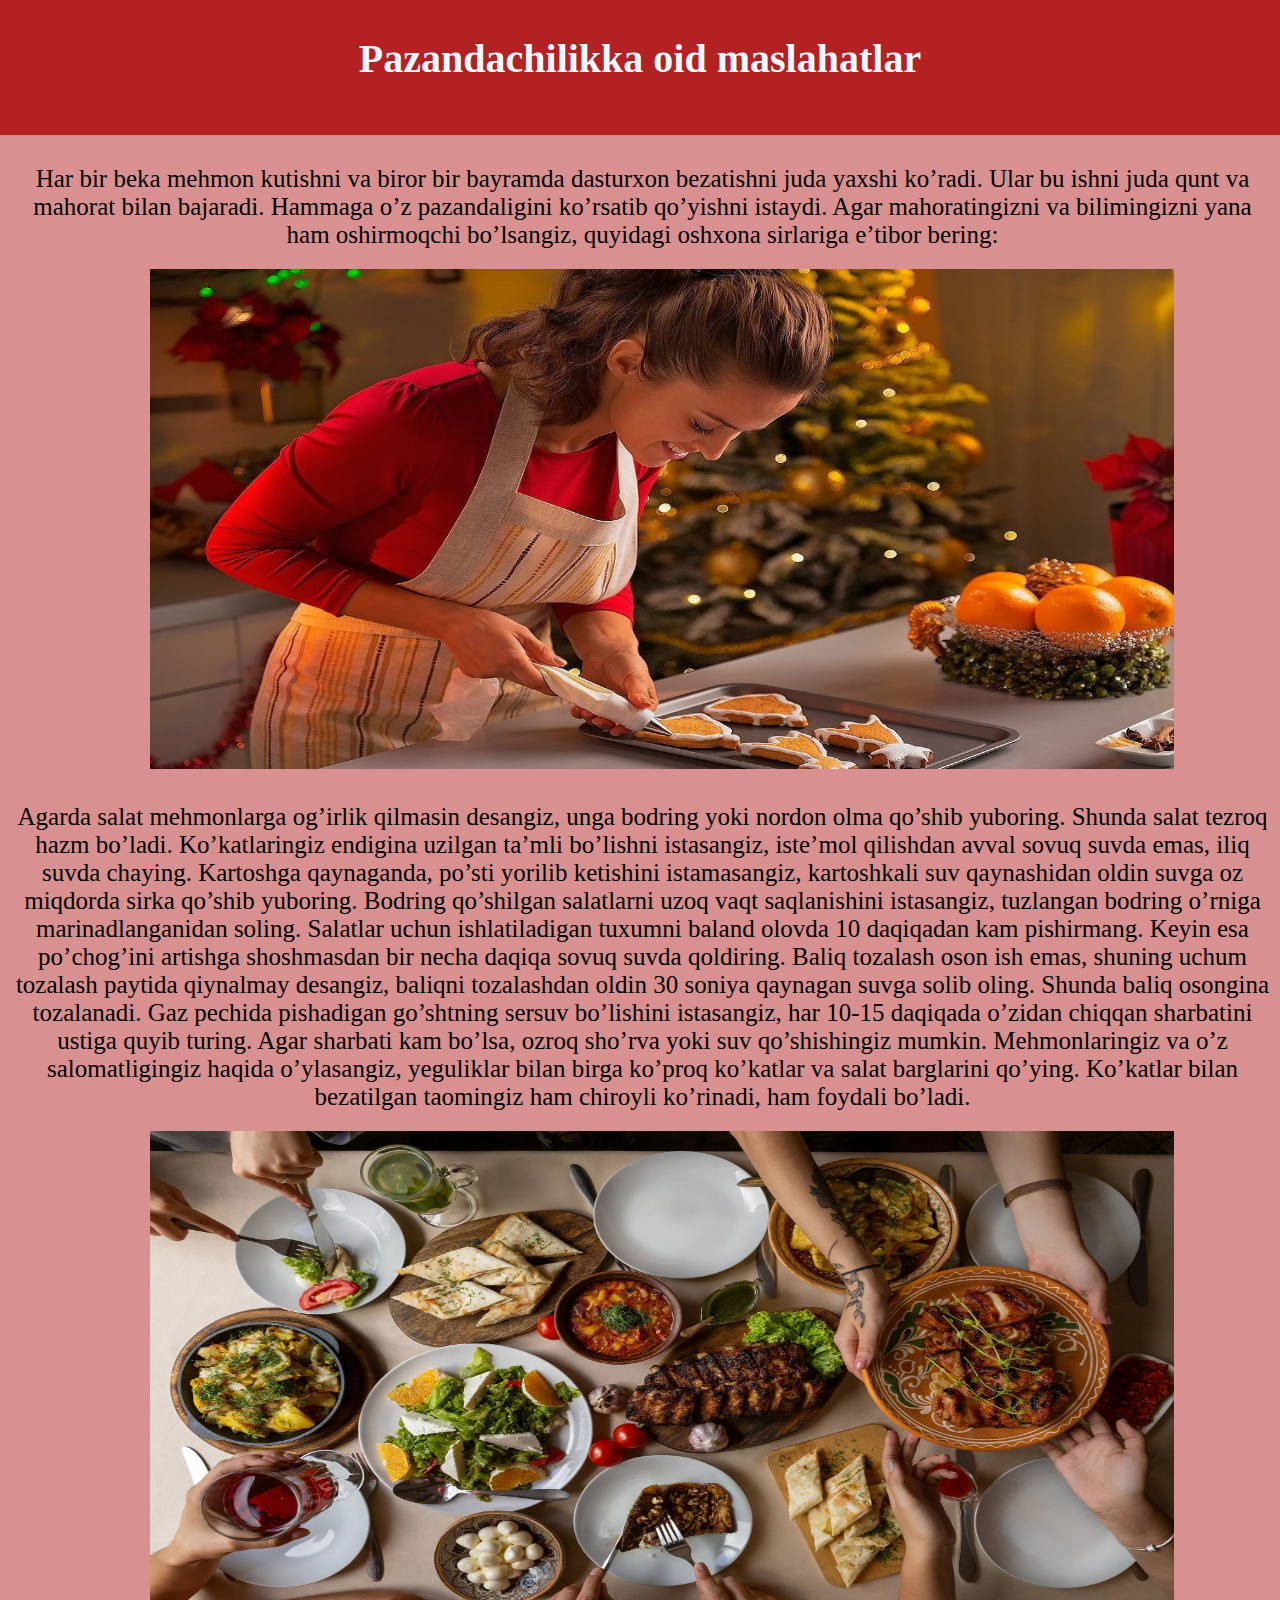
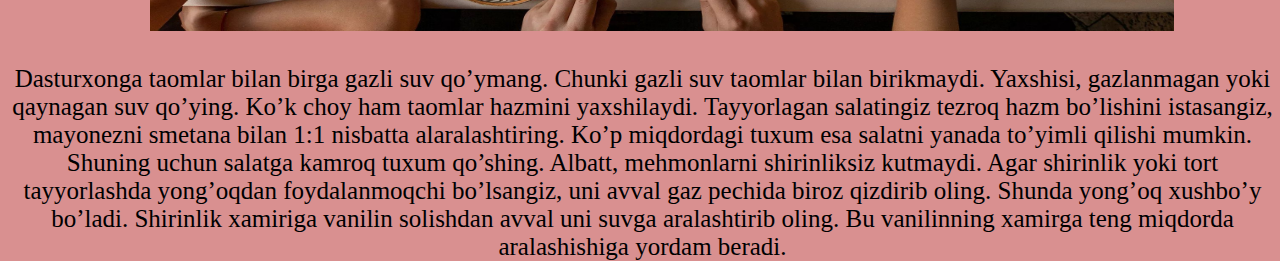
<file: main4.html>
<!DOCTYPE html>
<html lang="en">

<head>
    <meta charset="UTF-8">
    <meta http-equiv="X-UA-Compatible" content="IE=edge">
    <meta name="viewport" content="width=device-width, initial-scale=1.0">
    <title>Document</title>
    <link rel="stylesheet" href="./assest/css/main4.css">
</head>

<body>
    <div>
        <header>
            <div class="oshxmah">
                <h1>Pazandachilikka oid maslahatlar</h1>
            </div>
        </header>

        <div class="main">
            <p>Har bir beka mehmon kutishni va biror bir bayramda dasturxon bezatishni juda yaxshi ko’radi. Ular bu
                ishni juda qunt va mahorat bilan bajaradi. Hammaga o’z pazandaligini ko’rsatib qo’yishni istaydi. Agar
                mahoratingizni va bilimingizni yana ham oshirmoqchi bo’lsangiz, quyidagi oshxona sirlariga e’tibor
                bering:</p>

            <img src="./assest/img/holidays.jpg" alt="">

            <p>Agarda salat mehmonlarga og’irlik qilmasin desangiz, unga bodring yoki nordon olma qo’shib yuboring.
                Shunda salat tezroq hazm bo’ladi.
                Ko’katlaringiz endigina uzilgan ta’mli bo’lishni istasangiz, iste’mol qilishdan avval sovuq suvda emas,
                iliq suvda chaying.
                Kartoshga qaynaganda, po’sti yorilib ketishini istamasangiz, kartoshkali suv qaynashidan oldin suvga oz
                miqdorda sirka qo’shib yuboring.
                Bodring qo’shilgan salatlarni uzoq vaqt saqlanishini istasangiz, tuzlangan bodring o’rniga
                marinadlanganidan soling.
                Salatlar uchun ishlatiladigan tuxumni baland olovda 10 daqiqadan kam pishirmang. Keyin esa po’chog’ini
                artishga shoshmasdan bir necha daqiqa sovuq suvda qoldiring.
                Baliq tozalash oson ish emas, shuning uchum tozalash paytida qiynalmay desangiz, baliqni tozalashdan
                oldin 30 soniya qaynagan suvga solib oling. Shunda baliq osongina tozalanadi.
                Gaz pechida pishadigan go’shtning sersuv bo’lishini istasangiz, har 10-15 daqiqada o’zidan chiqqan
                sharbatini ustiga quyib turing. Agar sharbati kam bo’lsa, ozroq sho’rva yoki suv qo’shishingiz mumkin.
                Mehmonlaringiz va o’z salomatligingiz haqida o’ylasangiz, yeguliklar bilan birga ko’proq ko’katlar va
                salat barglarini qo’ying. Ko’katlar bilan bezatilgan taomingiz ham chiroyli ko’rinadi, ham foydali
                bo’ladi.</p>

            <img src="./assest/img/main4.jpg" alt="">

            <p>Dasturxonga taomlar bilan birga gazli suv qo’ymang. Chunki gazli suv taomlar bilan birikmaydi. Yaxshisi,
                gazlanmagan yoki qaynagan suv qo’ying. Ko’k choy ham taomlar hazmini yaxshilaydi.
                Tayyorlagan salatingiz tezroq hazm bo’lishini istasangiz, mayonezni smetana bilan 1:1 nisbatta
                alaralashtiring.
                Ko’p miqdordagi tuxum esa salatni yanada to’yimli qilishi mumkin. Shuning uchun salatga kamroq tuxum
                qo’shing.
                Albatt, mehmonlarni shirinliksiz kutmaydi. Agar shirinlik yoki tort tayyorlashda yong’oqdan
                foydalanmoqchi bo’lsangiz, uni avval gaz pechida biroz qizdirib oling. Shunda yong’oq xushbo’y bo’ladi.
                Shirinlik xamiriga vanilin solishdan avval uni suvga aralashtirib oling. Bu vanilinning xamirga teng
                miqdorda aralashishiga yordam beradi.</p>
        </div>
    </div>
</body>

</html>
</file>
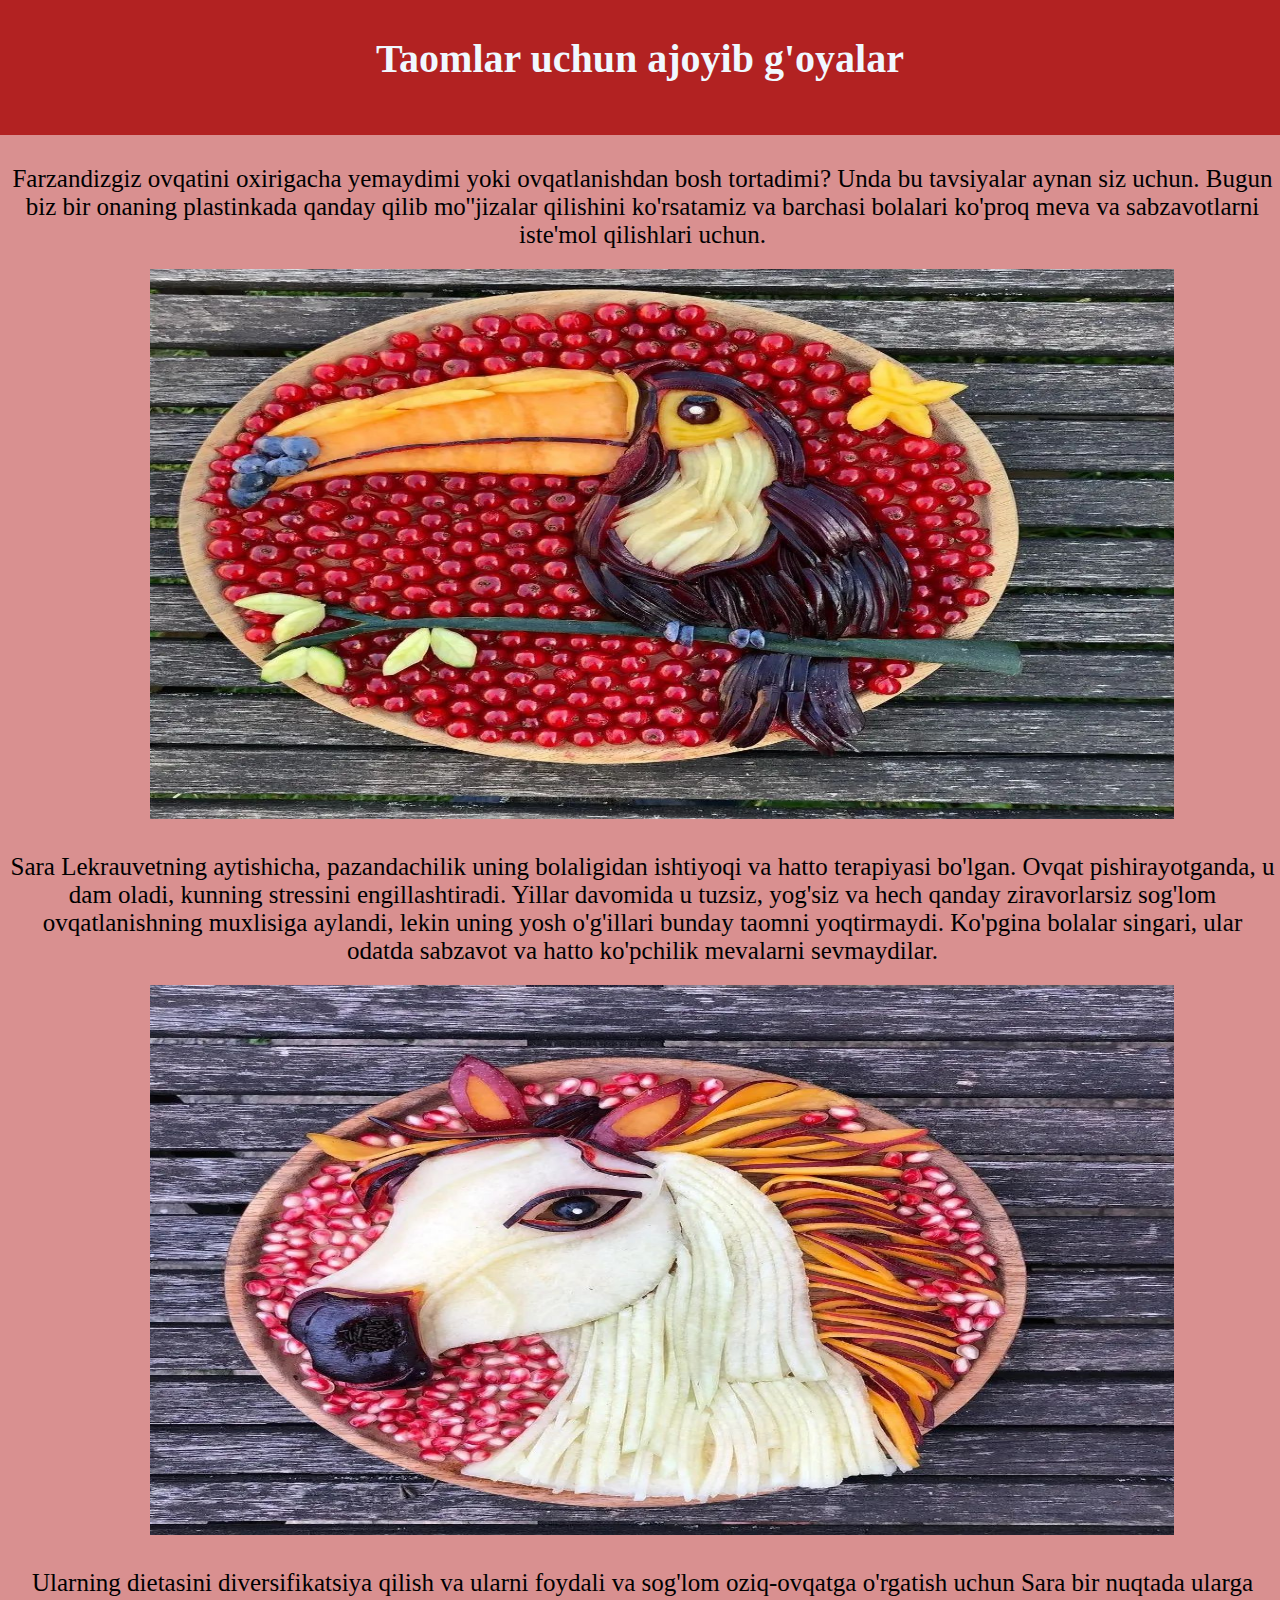
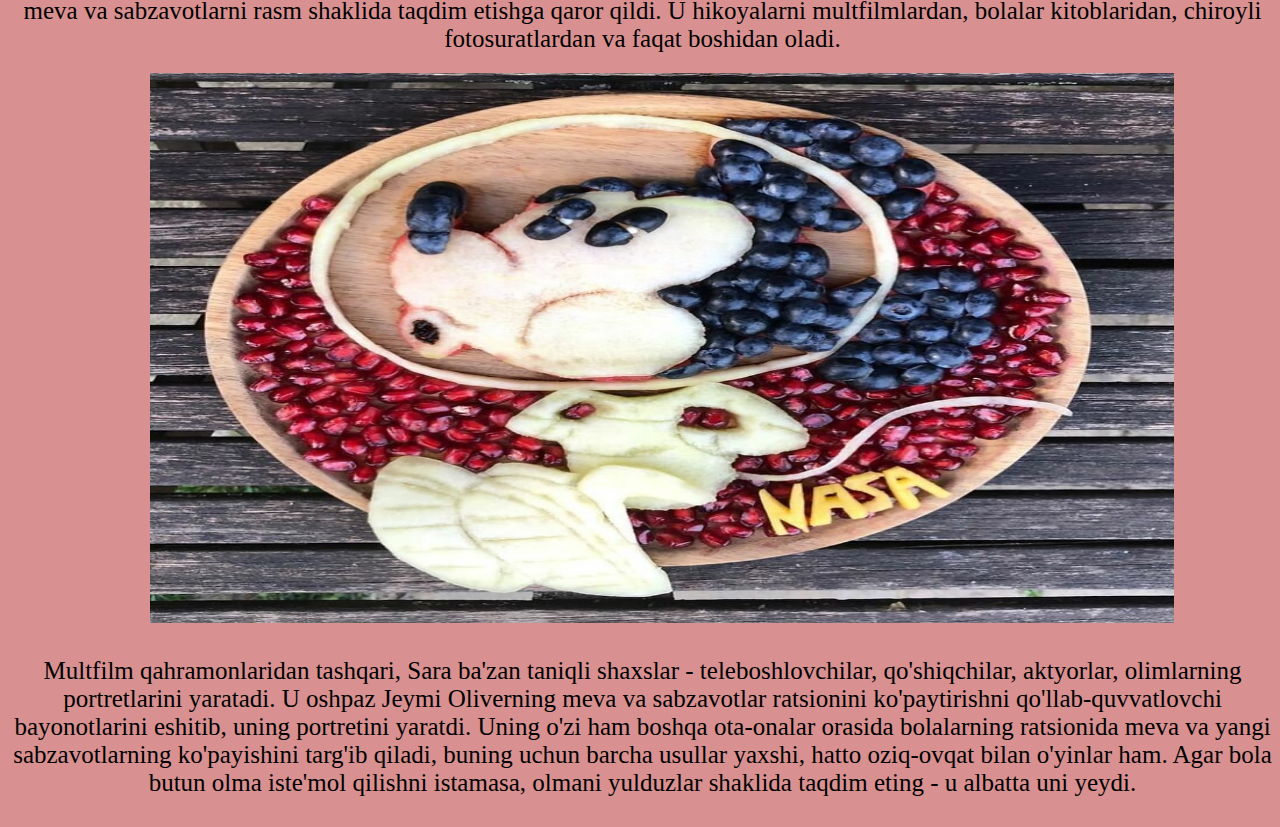
<file: main5.html>
<!DOCTYPE html>
<html lang="en">

<head>
    <meta charset="UTF-8">
    <meta http-equiv="X-UA-Compatible" content="IE=edge">
    <meta name="viewport" content="width=device-width, initial-scale=1.0">
    <title>Document</title>
    <link rel="stylesheet" href="./assest/css/main5.css">
</head>

<body>
    <div>
        <header>
            <div class="oshxmah">
                <h1>Taomlar uchun ajoyib g'oyalar</h1>
            </div>
        </header>

        <div class="main">
            <p>Farzandizgiz ovqatini oxirigacha yemaydimi yoki ovqatlanishdan bosh tortadimi? Unda bu tavsiyalar aynan
                siz uchun. Bugun biz bir onaning plastinkada qanday qilib mo''jizalar qilishini ko'rsatamiz va barchasi
                bolalari ko'proq meva va sabzavotlarni iste'mol qilishlari uchun.</p>

                <img src="./assest/img/idea4.jpg" alt="">

            <p>Sara Lekrauvetning aytishicha, pazandachilik uning bolaligidan ishtiyoqi va hatto terapiyasi bo'lgan.
                Ovqat pishirayotganda, u dam oladi, kunning stressini engillashtiradi. Yillar davomida u tuzsiz, yog'siz
                va hech qanday ziravorlarsiz sog'lom ovqatlanishning muxlisiga aylandi, lekin uning yosh o'g'illari
                bunday taomni yoqtirmaydi. Ko'pgina bolalar singari, ular odatda sabzavot va hatto ko'pchilik mevalarni
                sevmaydilar.</p>

                <img src="./assest/img/idea5.jpg" alt="">

            <p>Ularning dietasini diversifikatsiya qilish va ularni foydali va sog'lom oziq-ovqatga o'rgatish uchun Sara
                bir nuqtada ularga meva va sabzavotlarni rasm shaklida taqdim etishga qaror qildi. U hikoyalarni
                multfilmlardan, bolalar kitoblaridan, chiroyli fotosuratlardan va faqat boshidan oladi.</p>

                <img src="./assest/img/idea6.jpg" alt="">

            <p class="p">Multfilm qahramonlaridan tashqari, Sara ba'zan taniqli shaxslar - teleboshlovchilar, qo'shiqchilar,
                aktyorlar, olimlarning portretlarini yaratadi. U oshpaz Jeymi Oliverning meva va sabzavotlar ratsionini
                ko'paytirishni qo'llab-quvvatlovchi bayonotlarini eshitib, uning portretini yaratdi. Uning o'zi ham
                boshqa ota-onalar orasida bolalarning ratsionida meva va yangi sabzavotlarning ko'payishini targ'ib
                qiladi, buning uchun barcha usullar yaxshi, hatto oziq-ovqat bilan o'yinlar ham. Agar bola butun olma
                iste'mol qilishni istamasa, olmani yulduzlar shaklida taqdim eting - u albatta uni yeydi.</p>
        </div>
    </div>
</body>

</html>
</file>
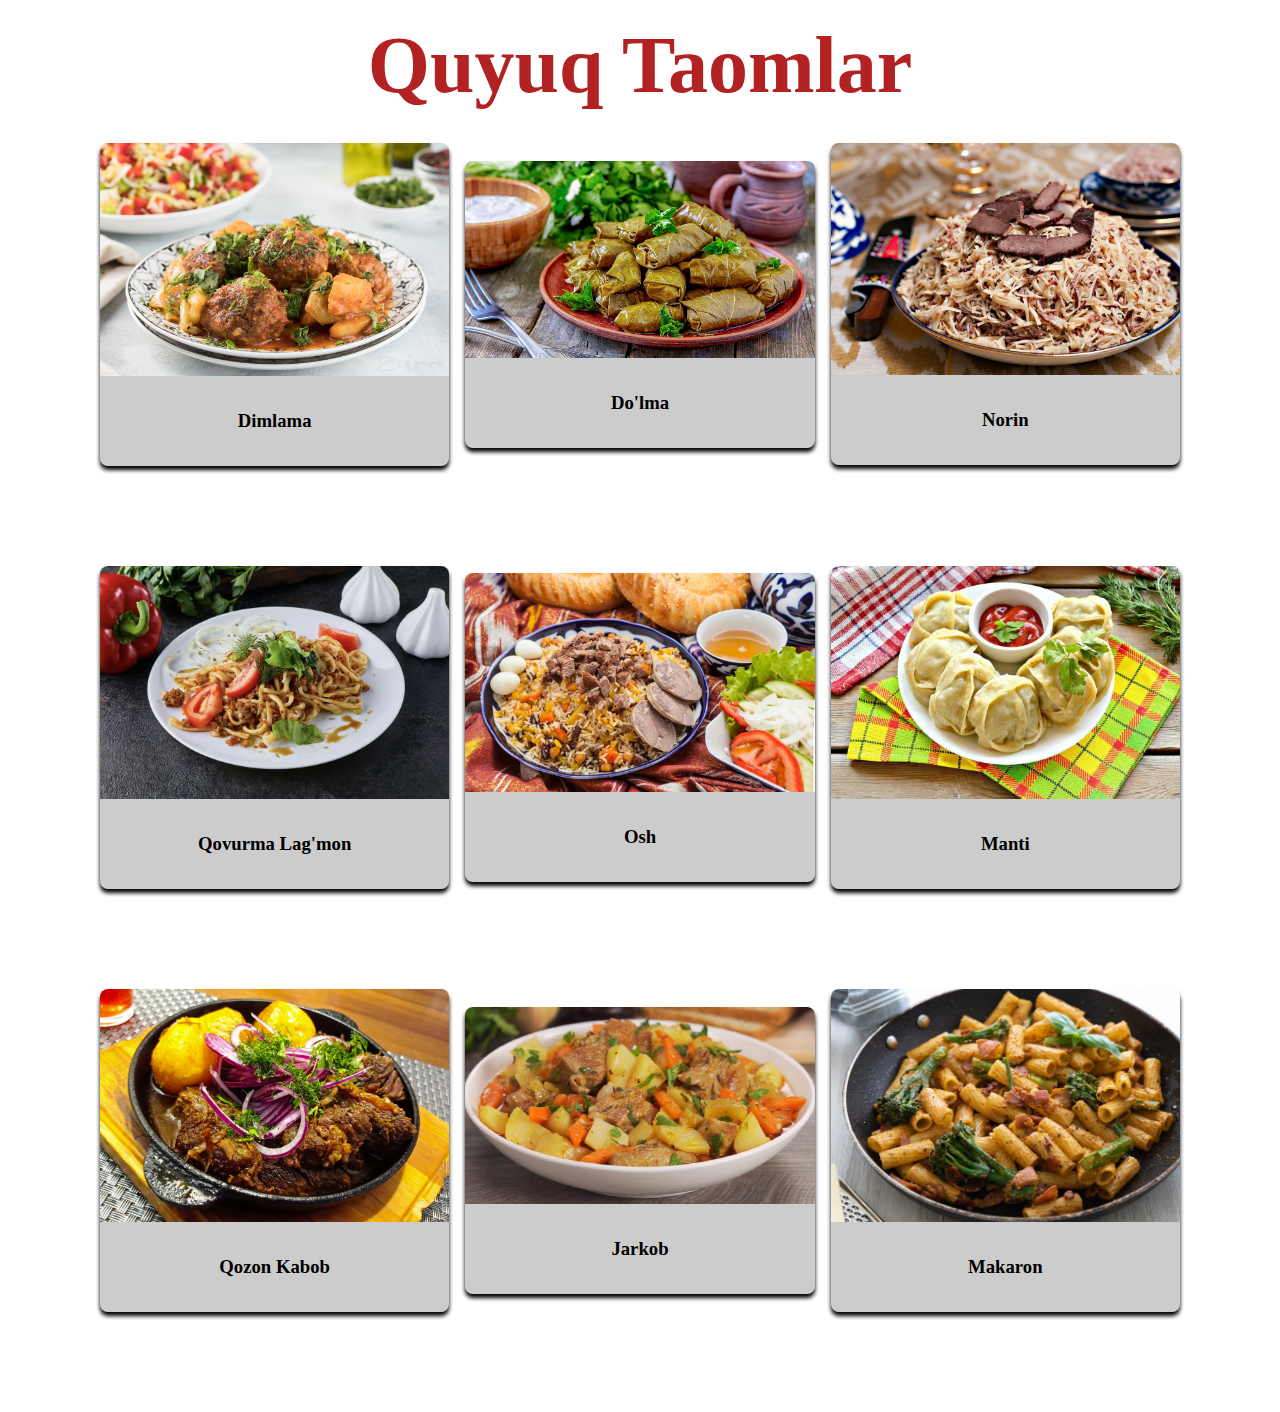
<file: quyuq-t.html>
<!DOCTYPE html>
<html lang="en">

<head>
    <meta charset="UTF-8">
    <meta http-equiv="X-UA-Compatible" content="IE=edge">
    <meta name="viewport" content="width=device-width, initial-scale=1.0">
    <title>Document</title>
    <link rel="stylesheet" href="./assest/css/quyuq-t.css">
</head>

<body>
    <h1>Quyuq Taomlar</h1>
    <div class="box">


        <div class="three">

            <div class="row">
                <img src="./assest/img/dimlama.jpg" alt="">
                <h3>Dimlama</h3>
            </div>

            <div class="row">
                <img src="./assest/img/dolma.jpg" alt="">
                <h3>Do'lma</h3>
            </div>

            <div class="row">
                <img src="./assest/img/norin.jpg" alt="">
                <h3>Norin</h3>
            </div>
        </div>
        <div class="three">

            <div class="row">
                <img src="./assest/img/qovurma-lag'mon.jpg" alt="">
                <h3>Qovurma Lag'mon</h3>
            </div>
            <div class="row">
                <img src="./assest/img/osh.jpg" alt="">
                <h3>Osh</h3>
            </div>


            <div class="row">
                <img src="./assest/img/manti.jpg" alt="">
                <h3>Manti</h3>
            </div>

        </div>


        <div class="three">
            <div class="row">
                <img src="./assest/img/qozon-kabob.jpg" alt="">
                <h3>Qozon Kabob</h3>
            </div>

            <div class="row">
                <img src="./assest/img/jarkob.jpeg" alt="">
                <h3>Jarkob</h3>
            </div>

            <div class="row">
                <img src="./assest/img/makaron.jpg" alt="">
                <h3>Makaron</h3>
            </div>
        </div>

    </div>
</body>

</html>
</file>
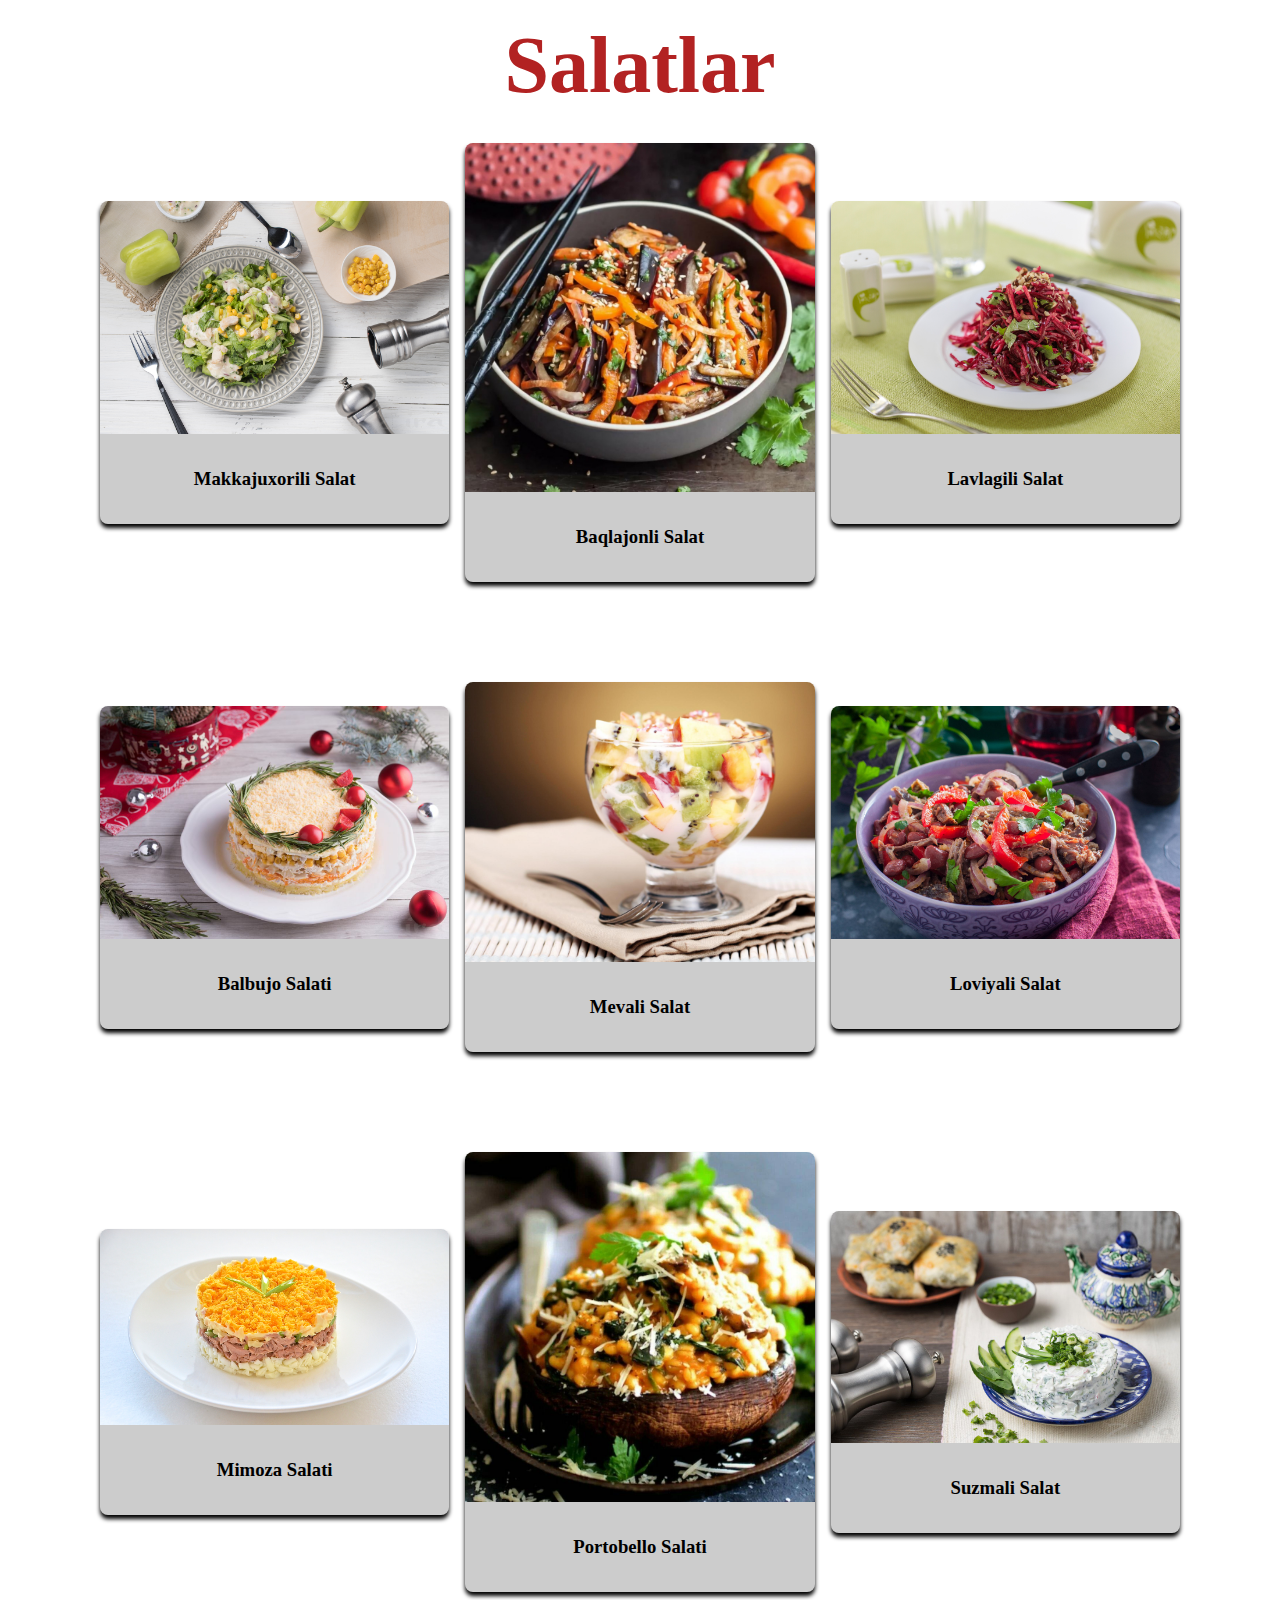
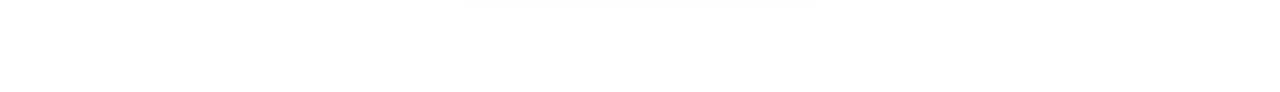
<file: salatlar.html>
<!DOCTYPE html>
<html lang="en">

<head>
    <meta charset="UTF-8">
    <meta http-equiv="X-UA-Compatible" content="IE=edge">
    <meta name="viewport" content="width=device-width, initial-scale=1.0">
    <title>Document</title>
    <link rel="stylesheet" href="./assest/css/salatlar.css">
</head>

<body>
    <h1>Salatlar</h1>
    <div class="box">
        <div class="three">
            <div class="row">
                <img src="./assest/img/makkajuxori-salat.jpg" alt="">
                <h3>Makkajuxorili Salat</h3>
            </div>

            <div class="row">
                <img src="./assest/img/baqlalonli-salat.jpg" alt="">
                <h3>Baqlajonli Salat</h3>
            </div>

            <div class="row">
                <img src="./assest/img/lavlagi-salat.jpg" alt="">
                <h3>Lavlagili Salat</h3>
            </div>
        </div>


        <div class="three">
            <div class="row">
                <img src="./assest/img/balbujo-salat.jpg" alt="">
                <h3>Balbujo Salati</h3>
            </div>

            <div class="row">
                <img src="./assest/img/mevali-salat.jpg" alt="">
                <h3>Mevali Salat</h3>
            </div>

            <div class="row">
                <img src="./assest/img/loviyali-salat.jpg" alt="">
                <h3>Loviyali Salat</h3>
            </div>
        </div>



        <div class="three">
            <div class="row">
                <img src="./assest/img/mimoza-salat.jpg" alt="">
                <h3>Mimoza Salati</h3>
            </div>

            <div class="row">
                <img src="./assest/img/portobello-salat.jpg" alt="">
                <h3>Portobello Salati</h3>
            </div>

            <div class="row">
                <img src="./assest/img/suzmali-salt.jpg" alt="">
                <h3>Suzmali Salat</h3>
            </div>
        </div>

    </div>
</body>

</html>
</file>
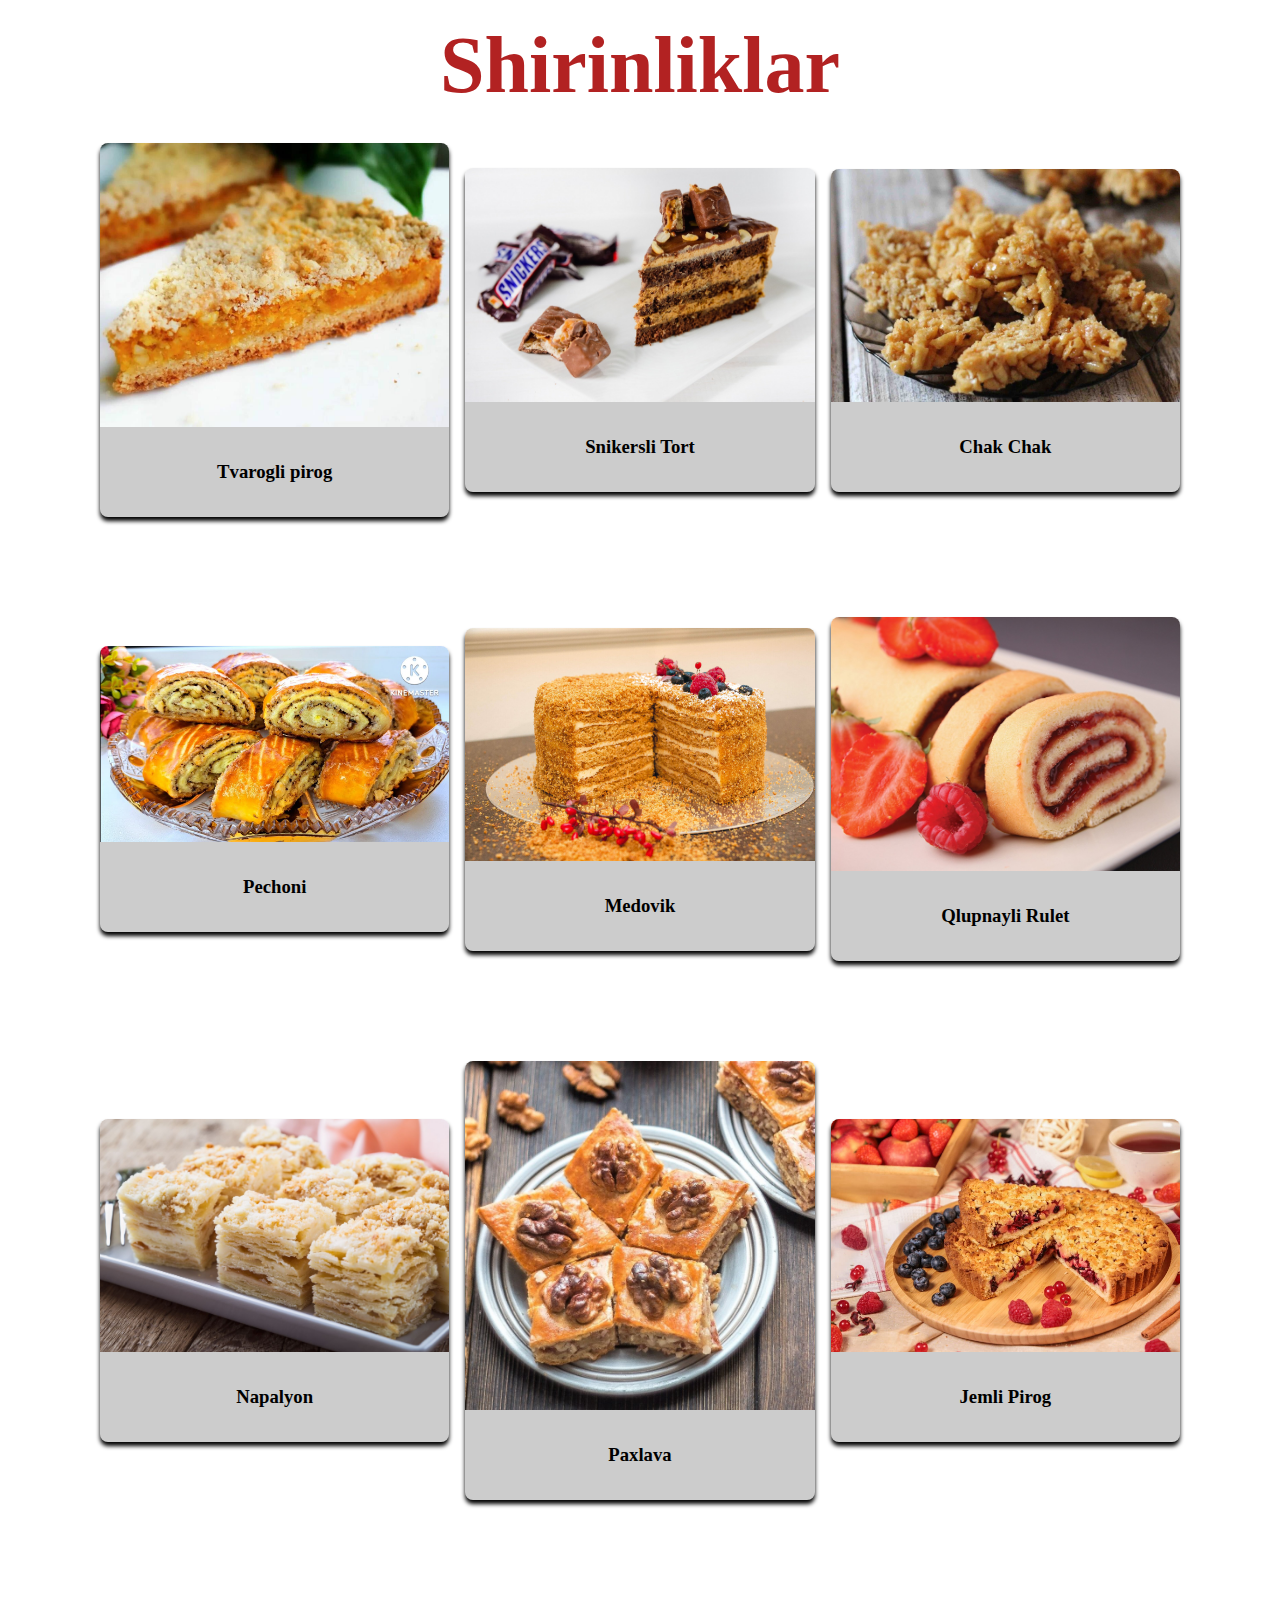
<file: shirinliklar.html>
<!DOCTYPE html>
<html lang="en">

<head>
    <meta charset="UTF-8">
    <meta http-equiv="X-UA-Compatible" content="IE=edge">
    <meta name="viewport" content="width=device-width, initial-scale=1.0">
    <title>Document</title>
    <link rel="stylesheet" href="./assest/css/quyuq-t.css">
</head>

<body>
    <h1>Shirinliklar</h1>
    <div class="box">
      
        <div class="three">

            <div class="row">
                <img src="./assest/img/tvarogli.jpg" alt="">
                <h3>Tvarogli pirog</h3>
            </div>

            <div class="row">
                <img src="./assest/img/snikers-tort.jpg" alt="">
                <h3>Snikersli Tort</h3>
            </div>

            <div class="row">
                <img src="./assest/img/chak-chak.jpg" alt="">
                <h3>Chak Chak</h3>
            </div>

        </div>


        <div class="three">
            <div class="row">
                <img src="./assest/img/pechoni.jpg" alt="">
                <h3>Pechoni</h3>
            </div>

            <div class="row">
                <img src="./assest/img/medovik.jpeg" alt="">
                <h3>Medovik</h3>
            </div>

            <div class="row">
                <img src="./assest/img/qlupnay-rulet.jpg" alt="">
                <h3>Qlupnayli Rulet</h3>
            </div>

        </div>

        <div class="three">

            <div class="row">
                <img src="./assest/img/napaleon.jpg" alt="">
                <h3>Napalyon</h3>
            </div>

            <div class="row">
                <img src="./assest/img/paxlava.jpg" alt="">
                <h3>Paxlava</h3>
            </div>

            <div class="row">
                <img src="./assest/img/jemli-pirog.jpeg" alt="">
                <h3>Jemli Pirog</h3>
            </div>
        </div>

    </div>
</body>

</html>
</file>
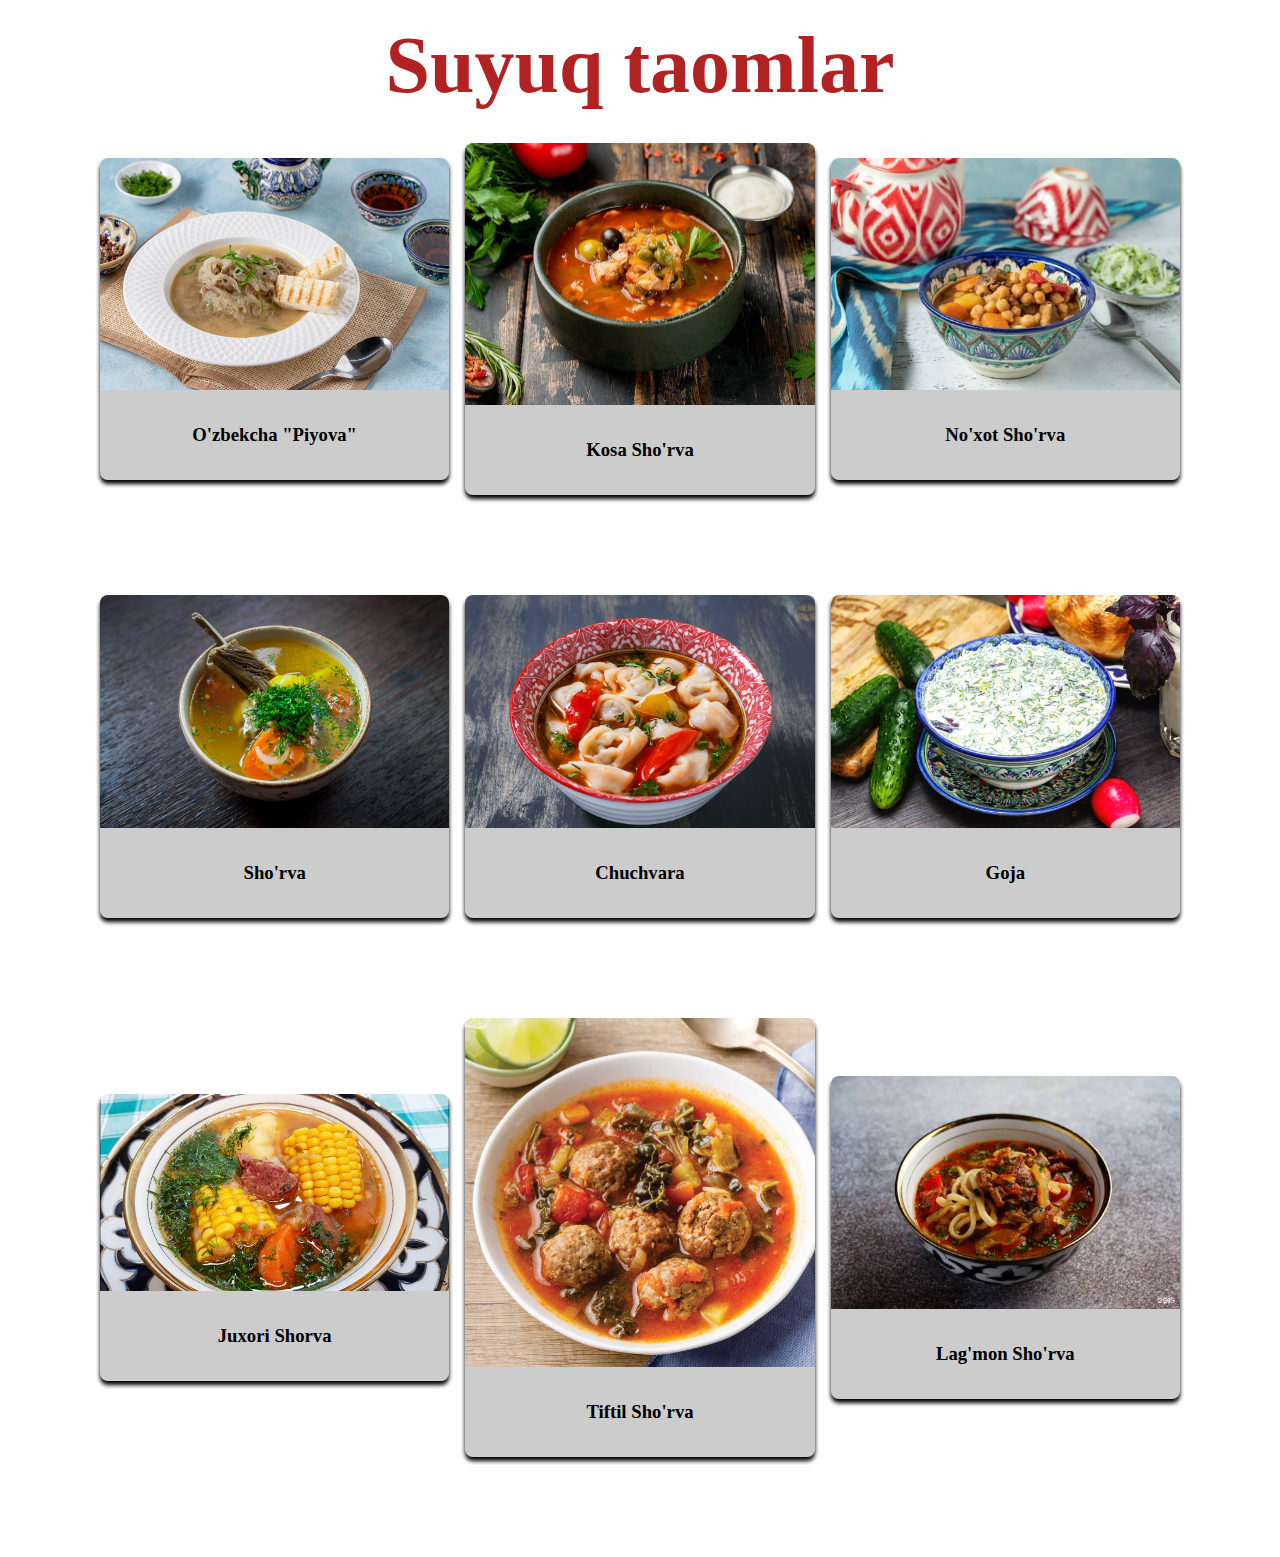
<file: suyuq-t.html>
<!DOCTYPE html>
<html lang="en">

<head>
    <meta charset="UTF-8">
    <meta http-equiv="X-UA-Compatible" content="IE=edge">
    <meta name="viewport" content="width=device-width, initial-scale=1.0">
    <title>Document</title>
    <link rel="stylesheet" href="./assest/css/suyuq-t.css">
</head>

<body>
    <h1>Suyuq taomlar</h1>
    <div class="box">


        <div class="three">

            <div class="row">
                <img src="./assest/img/piyova.jpg" alt="">
                <h3>O'zbekcha "Piyova"</h3>
            </div>

            <div class="row">
                <img src="./assest/img/kosa-shorva.jpeg" alt="">
                <h3>Kosa Sho'rva</h3>
            </div>

            <div class="row">
                <img src="./assest/img/noxotshorak.jpg" alt="">
                <h3>No'xot Sho'rva</h3>
            </div>
        </div>

        <div class="three">

            <div class="row">
                <img src="./assest/img/shorva.jpg" alt="">
                <h3>Sho'rva</h3>
            </div>

            <div class="row">
                <img src="./assest/img/chuchvara.jpeg" alt="">
                <h3>Chuchvara</h3>
            </div>

            <div class="row">
                <img src="./assest/img/goja.jpg" alt="">
                <h3>Goja</h3>
            </div>
        </div>


        <div class="three">
            <div class="row">
                <img src="./assest/img/luxorili-shorva.jpg" alt="">
                <h3>Juxori Shorva</h3>
            </div>


            <div class="row">
                <img src="./assest/img/tiftil.jpg" alt="">
                <h3>Tiftil Sho'rva</h3>
            </div>

            <div class="row">
                <img src="./assest/img/lagmon.jpg" alt="">
                <h3>Lag'mon Sho'rva</h3>
            </div>
        </div>

    </div>
</body>

</html>
</file>
<file: assest/css/bizhaqimizda.css>
* {
    margin: 0;
    padding: 0;
    box-sizing: border-box;
    text-decoration: none;
    font-family: 'Times New Roman', Times, serif;
    list-style: none;
}


header {
    width: 100%;
    height: 60vh;
    background-color: rgba(0, 0, 0, 0.2);
    background-image: linear-gradient(rgba(0, 0, 0, 0.5), rgba(0, 0, 0, 0.5)), url(../img/study-abroad.jpg);
    background-position: center;
    background-repeat: no-repeat;
    background-size: cover;
    display: flex;
    color: #fff;
    justify-content: space-around;
}

header .h111 {
    width: 100%;
    height: 15vh;
    background-color: rgba(0, 0, 0, 0.5);
    color: white;
    display: flex;
    justify-content: space-between;
    align-items: center;
    position: fixed;
}
header .h111 p {
    margin: 20px;
    font-size: 3rem;
    color: #fff;
}
header .h111 p:hover {
   text-shadow: 5px 5px 10px white;
   transform: translateY(-5px);
   transition: 0.5s;
}

header h1 {
    letter-spacing: 2px;
    color: #fff;
    font-size: 2rem;
    animation: h1-1 5s infinite linear;
    text-transform: uppercase;
    margin-right: 650px;
}

@keyframes h1-1 {
    0% {
        transform: scale(0.8);

    }

    50% {
        transform: scale(1);
    }

    100% {
        transform: scale(0.8);
    }
}

section h1 {
    text-align: center;
    margin: 40px;
    color: rgb(4, 95, 95);
    font-size: 2rem;
}

section .call {
    display: flex;
    justify-content: center;
    align-items: center;
    gap: 50px;
    word-spacing: 5px;
}

section .call img {
    width: 200px;
    border-radius: 40px;
    box-shadow: 10px 10px 15px black;
}
section .call h3 {
    font-size: 2rem;
}

section .call p {
    width: 400px;
    margin: 10px 0 0 0;
    font-size: 1.5rem;
}

section .call1 {
    width: 100%;
    height: 75vh;
    background-color: rgba(0, 0, 0, 0.2);
    background-image: linear-gradient(rgba(0, 0, 0, 0.5), rgba(0, 0, 0, 0.5)), url(../img/biz.jpeg);
    background-position: center;
    background-repeat: no-repeat;
    background-size: cover;
    display: flex;
    color: #fff;
    justify-content: space-around;
    margin: 30px 0 0 0;
}
.call1 .sbs {
    background-color: #fff;
    width: 50%;
    height: 80%;
    display: flex;
    justify-content: center;
    align-items: center;
    margin: 50px 0 0 0;
    border-radius: 10px;
    box-shadow: 20px 20px 25px black;
}
.call1 .sbs {
    font-size: 3rem;
}
.call1 .sbs p {
    color: #000000;
    margin: 40px;
    font-size: 2rem;
}
</file>
<file: assest/css/quyuq-t.css>
* {
    margin: 0;
    padding: 0;
    box-sizing: border-box;
}

h1 {
    text-align: center;
    margin: 20px;
    animation: h1-1 5s infinite linear;
    color: firebrick;
    font-size: 5rem;
}

@keyframes h1-1 {
    0% {
        transform: scale(0.8);

    }

    50% {
        transform: scale(1);
    }

    100% {
        transform: scale(0.8);
    }
}

.box {
    margin: 0px 100px;
}

.box .three {
    display: flex;
    justify-content: center;
    align-items: center;
    flex-wrap: wrap;
    gap: 1rem;
    margin-top: 2rem;
    margin-bottom: 100px;
}

.box .three .row {
    position: relative;
    flex: 1 1 17rem;
    box-shadow: 0 4px 4px black;
    border-radius: 0.5rem;
    height: auto;
}

.box .three .row:hover {
    transform: translateY(-10px);
    box-shadow: 15px 15px 20px black;
}

.box .three .row img {
    width: 100%;
    height: 600px;
    border-radius: 0.5rem 0.5rem 0 0;
    overflow: hidden;
    display: flex;
    justify-content: center;
    align-items: center;
}

.box .three .row img {
    width: 100%;
    height: 90%;
    object-fit: cover;
    object-position: center;
}

.box .three .row img:hover {
    transform: scale(0.9);
    transition: 0.5s;
}

.box .three .row h3 {
    background-color: rgba(0, 0, 0, 0.2);
    border-radius: 0 0 0.5rem 0.5rem;
    width: 100%;
    height: 10vh;
    display: flex;
    justify-content: center;
    align-items: center;
    flex-wrap: wrap;
    position: relative;
    flex: 1 1 17rem;
}
</file>
<file: assest/css/kaboblar.css>
* {
    margin: 0;
    padding: 0;
    box-sizing: border-box;
}

h1 {
    text-align: center;
    margin: 20px;
    animation: h1-1 5s infinite linear;
    color: firebrick;
    font-size: 5rem;
}

@keyframes h1-1 {
    0% {
        transform: scale(0.8);

    }

    50% {
        transform: scale(1);
    }

    100% {
        transform: scale(0.8);
    }
}

.box {
    margin: 0px 100px;
}

.box .three {
    display: flex;
    justify-content: center;
    align-items: center;
    flex-wrap: wrap;
    gap: 1rem;
    margin-top: 2rem;
    margin-bottom: 100px;
}

.box .three .row {
    position: relative;
    flex: 1 1 17rem;
    box-shadow: 0 4px 4px black;
    border-radius: 0.5rem;
    height: auto;
}

.box .three .row:hover {
    transform: translateY(-10px);
    box-shadow: 15px 15px 20px black;
}

.box .three .row img {
    width: 100%;
    height: 600px;
    border-radius: 0.5rem 0.5rem 0 0;
    overflow: hidden;
    display: flex;
    justify-content: center;
    align-items: center;
}

.box .three .row img {
    width: 100%;
    height: 90%;
    object-fit: cover;
    object-position: center;
}

.box .three .row img:hover {
    transform: scale(0.9);
    transition: 0.5s;
}

.box .three .row h3 {
    background-color: rgba(0, 0, 0, 0.2);
    border-radius: 0 0 0.5rem 0.5rem;
    width: 100%;
    height: 10vh;
    display: flex;
    justify-content: center;
    align-items: center;
    flex-wrap: wrap;
    position: relative;
    flex: 1 1 17rem;
}
</file>
<file: assest/css/kun-retsepti.css>
* {
    margin: 0;
    padding: 0;
    box-sizing: border-box;
    text-decoration: none;
    font-family: 'Times New Roman', Times, serif;
}
body {
    background-color: rgb(236, 156, 126);
}
.fff {
    width: 100%;
    height: 130vh;
    background-color: rgba(0, 0, 0, 0.2);
    background-image: linear-gradient(rgba(0, 0, 0, 0.5), rgba(0, 0, 0, 0.5)), url(../img/photo_2023-02-10_13-30-23.jpg);
    background-position: center;
    background-repeat: no-repeat;
    background-size: cover;
    
}
header {
    display: flex;
    color: #fff;
    justify-content: space-around;
}
header .h111 {
    width: 100%;
    height: 15vh;
    background-color: rgba(0, 0, 0, 0.6);
    color: white;
    display: flex;
    justify-content: space-around;
    align-items: center;
    /* position: fixed; */
}
header .h111 p {
    /* margin-top: 00px; */
    margin: 20px;
    font-size: 3rem;
    color: #fff;
    
}
header .h111 p:hover {
   text-shadow: 5px 5px 10px white;
   transform: translateY(-5px);
   transition: 0.5s;
}

header h1 {
    letter-spacing: 2px;
    color: #fff;
    font-size: 2rem;
    animation: h1-1 5s infinite linear;
    text-transform: uppercase;
    margin-right: 150px;
}

header h1 a{
    letter-spacing: 2px;
    color: #fff;
    font-size: 2rem;
}
header h1 a:hover {
     border-bottom: 2px solid white;
}
.masalliq {
    margin-top: 200px;
    background-color: #fff;
    width: 800px;
    height: 700px;
    box-shadow: 10px 10px 15px black;
    display: flex;
    justify-content: center;
    align-items: center;
    margin: 20px 0 0 300px;
    border-radius: 10px;
   
}
.masalliq ul li {
    font-size: 2.2rem;
    margin: 10px;
}
.tayyorlash {
    text-align: center;
    margin: 50px;
}
.tayyorlash h1{
    font-size: 3rem;
}
.tayyorlash h2 {
    font-size: 2.5rem;
}
.tayyorlash p {
    font-size: 2rem;
    word-spacing: 5px;
}
.tayyorlash h1, h2, p {
    margin: 10px;
}
.tayyorlash img {
    width: 90%;
}
</file>
<file: assest/css/main1.css>
* {
    margin: 0;
    padding: 0;
}

body {
    background-color: rgb(217, 144, 144);

}

header {
    width: 100%;
    height: 15vh;
    background-color: firebrick;
}

div header .oshxmah h1 {
    display: flex;
    padding-top: 35px;
    align-items: center;
    justify-content: center;
    font-size: 40px;
    color: aliceblue;
}

.main p {
    margin: 30px 5px 0px 10px;
    font-size: 25px;
    text-align: center;
}

.main img {
    width: 80%;
    height: 500px;
    margin-top: 20px;
    margin-left: 150px;
}

.main .p {
    text-align: start;
    margin-left: 20px;
}
</file>
<file: assest/css/main2.css>
* {
    margin: 0;
    padding: 0;
}

body {
    background-color: rgb(217, 144, 144);

}

header {
    width: 100%;
    height: 15vh;
    background-color: firebrick;
}

div header .oshxmah h1 {
    display: flex;
    padding-top: 35px;
    align-items: center;
    justify-content: center;
    font-size: 40px;
    color: aliceblue;
}

.main p {
    margin: 30px 5px 0px 10px;
    font-size: 25px;
    text-align: center;
}

.main img {
    width: 80%;
    height: 500px;
    margin-top: 20px;
    margin-left: 150px;
}

.main .p {
    text-align: start;
    margin-left: 20px;
    margin-bottom: 30px;
}
</file>
<file: assest/css/main3.css>
* {
    margin: 0;
    padding: 0;
}

body {
    background-color: rgb(217, 144, 144);

}

header {
    width: 100%;
    height: 15vh;
    background-color: firebrick;
}

div header .oshxmah h1 {
    display: flex;
    padding-top: 35px;
    align-items: center;
    justify-content: center;
    font-size: 40px;
    color: aliceblue;
}

.main p {
    margin: 30px 5px 0px 10px;
    font-size: 25px;
    text-align: center;
}

.main img {
    width: 80%;
    height: 500px;
    margin-top: 20px;
    margin-left: 150px;
}
.main .p {
    margin-bottom: 20px;
}
</file>
<file: assest/css/main4.css>
* {
    margin: 0;
    padding: 0;
}

body {
    background-color: rgb(217, 144, 144);

}

header {
    width: 100%;
    height: 15vh;
    background-color: firebrick;
}

div header .oshxmah h1 {
    display: flex;
    padding-top: 35px;
    align-items: center;
    justify-content: center;
    font-size: 40px;
    color: aliceblue;
}

.main p {
    margin: 30px 5px 0px 10px;
    font-size: 25px;
    text-align: center;
}

.main img {
    width: 80%;
    height: 500px;
    margin-top: 20px;
    margin-left: 150px;
}
</file>
<file: assest/css/main5.css>
* {
    margin: 0;
    padding: 0;
}

body {
    background-color: rgb(217, 144, 144);

}

header {
    width: 100%;
    height: 15vh;
    background-color: firebrick;
}

div header .oshxmah h1 {
    display: flex;
    padding-top: 35px;
    align-items: center;
    justify-content: center;
    font-size: 40px;
    color: aliceblue;
}

.main p {
    margin: 30px 5px 0px 10px;
    font-size: 25px;
    text-align: center;
}

.main img {
    width: 80%;
    height: 550px;
    margin-top: 20px;
    margin-left: 150px;
}
.main .p {
    margin-bottom: 30px;
}
</file>
<file: assest/css/salatlar.css>
* {
    margin: 0;
    padding: 0;
    box-sizing: border-box;
}

h1 {
    text-align: center;
    margin: 20px;
    animation: h1-1 5s infinite linear;
    color: firebrick;
    font-size: 5rem;
}

@keyframes h1-1 {
    0% {
        transform: scale(0.8);

    }

    50% {
        transform: scale(1);
    }

    100% {
        transform: scale(0.8);
    }
}

.box {
    margin: 0px 100px;
}

.box .three {
    display: flex;
    justify-content: center;
    align-items: center;
    flex-wrap: wrap;
    gap: 1rem;
    margin-top: 2rem;
    margin-bottom: 100px;
}

.box .three .row {
    position: relative;
    flex: 1 1 17rem;
    box-shadow: 0 4px 4px black;
    border-radius: 0.5rem;
    height: auto;
}

.box .three .row:hover {
    transform: translateY(-10px);
    box-shadow: 15px 15px 20px black;
}

.box .three .row img {
    width: 100%;
    height: 600px;
    border-radius: 0.5rem 0.5rem 0 0;
    overflow: hidden;
    display: flex;
    justify-content: center;
    align-items: center;
}

.box .three .row img {
    width: 100%;
    height: 90%;
    object-fit: cover;
    object-position: center;
}

.box .three .row img:hover {
    transform: scale(0.9);
    transition: 0.5s;
}

.box .three .row h3 {
    background-color: rgba(0, 0, 0, 0.2);
    border-radius: 0 0 0.5rem 0.5rem;
    width: 100%;
    height: 10vh;
    display: flex;
    justify-content: center;
    align-items: center;
    flex-wrap: wrap;
    position: relative;
    flex: 1 1 17rem;
}
</file>
<file: assest/css/suyuq-t.css>
* {
    margin: 0;
    padding: 0;
    box-sizing: border-box;
}

h1 {
    text-align: center;
    margin: 20px;
    animation: h1-1 5s infinite linear;
    color: firebrick;
    font-size: 5rem;
}

@keyframes h1-1 {
    0% {
        transform: scale(0.8);

    }

    50% {
        transform: scale(1);
    }

    100% {
        transform: scale(0.8);
    }
}

.box {
    margin: 0px 100px;
}

.box .three {
    display: flex;
    justify-content: center;
    align-items: center;
    flex-wrap: wrap;
    gap: 1rem;
    margin-top: 2rem;
    margin-bottom: 100px;
}

.box .three .row {
    position: relative;
    flex: 1 1 17rem;
    box-shadow: 0 4px 4px black;
    border-radius: 0.5rem;
    height: auto;
}

.box .three .row:hover {
    transform: translateY(-10px);
    box-shadow: 15px 15px 20px black;
}

.box .three .row img {
    width: 100%;
    height: 600px;
    border-radius: 0.5rem 0.5rem 0 0;
    overflow: hidden;
    display: flex;
    justify-content: center;
    align-items: center;
}

.box .three .row img {
    width: 100%;
    height: 90%;
    object-fit: cover;
    object-position: center;
}

.box .three .row img:hover {
    transform: scale(0.9);
    transition: 0.5s;
}

.box .three .row h3 {
    background-color: rgba(0, 0, 0, 0.2);
    border-radius: 0 0 0.5rem 0.5rem;
    width: 100%;
    height: 10vh;
    display: flex;
    justify-content: center;
    align-items: center;
    flex-wrap: wrap;
    position: relative;
    flex: 1 1 17rem;
}
</file>
